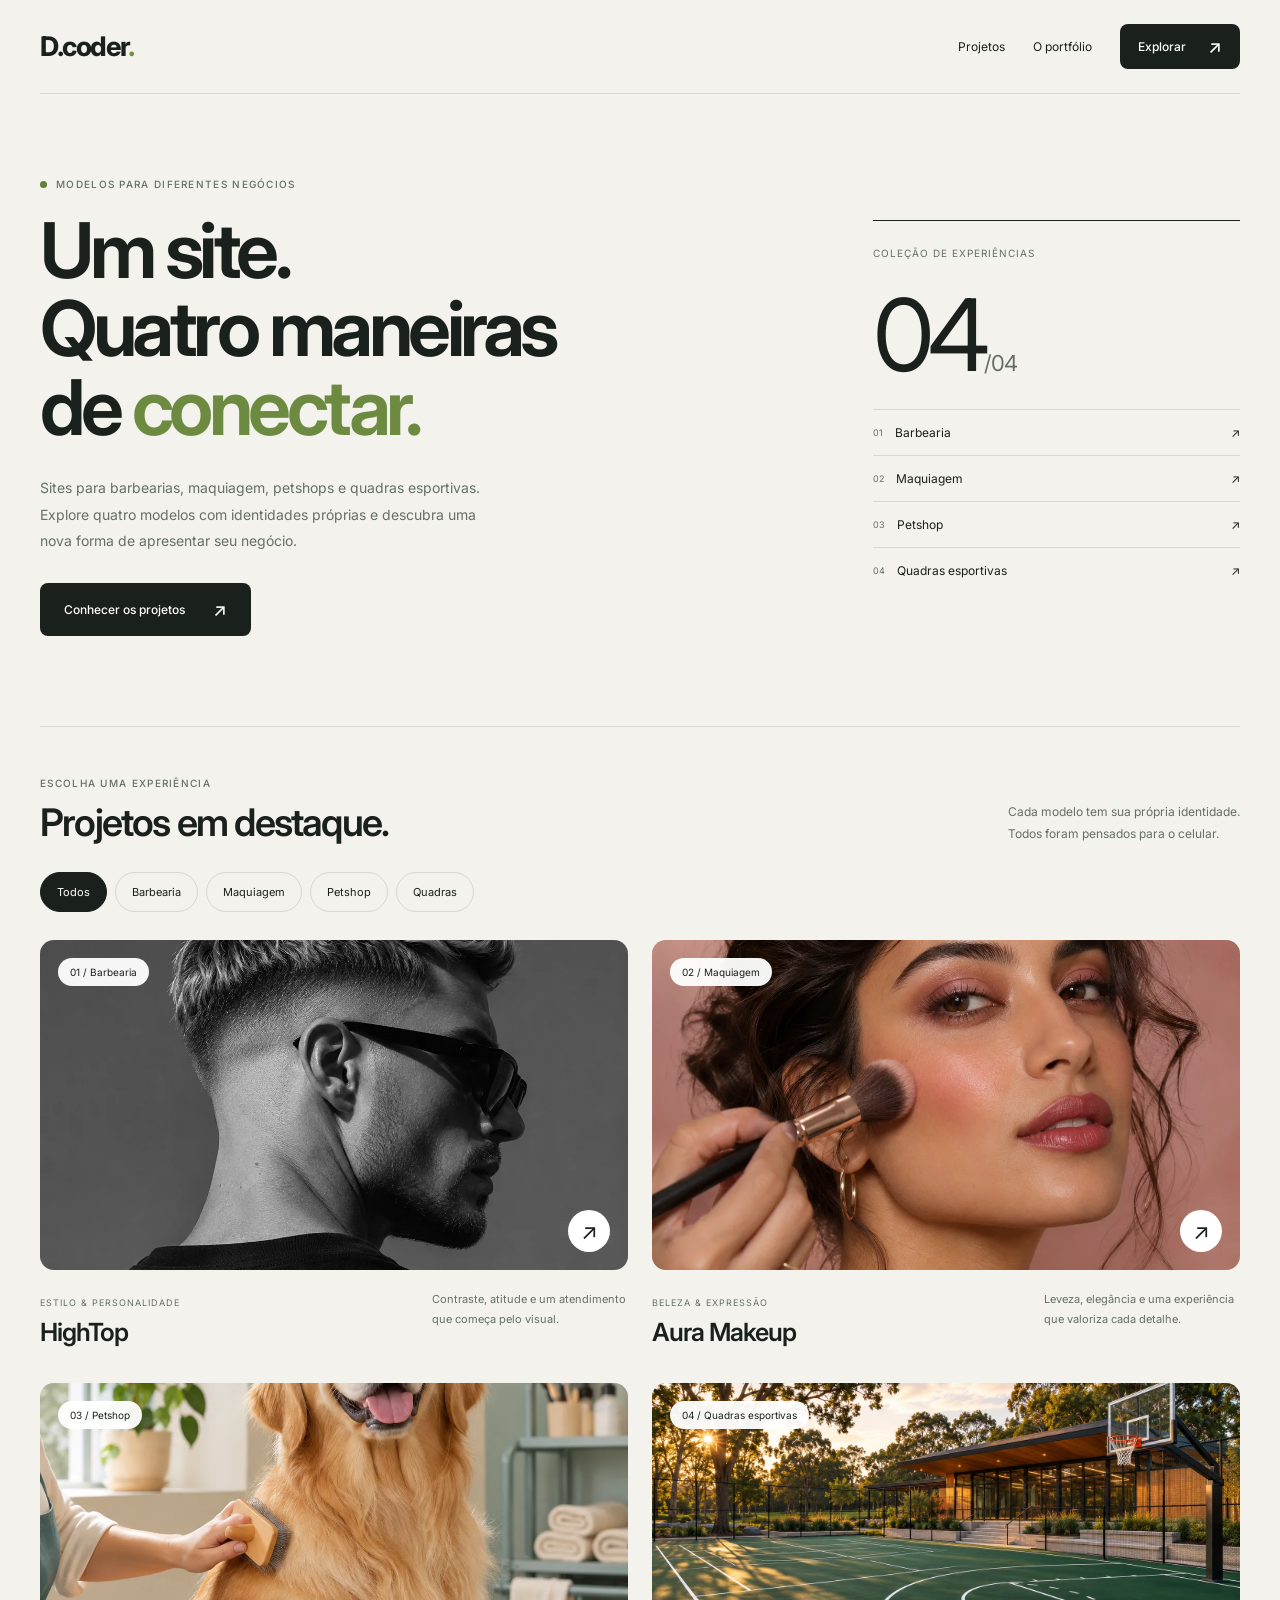
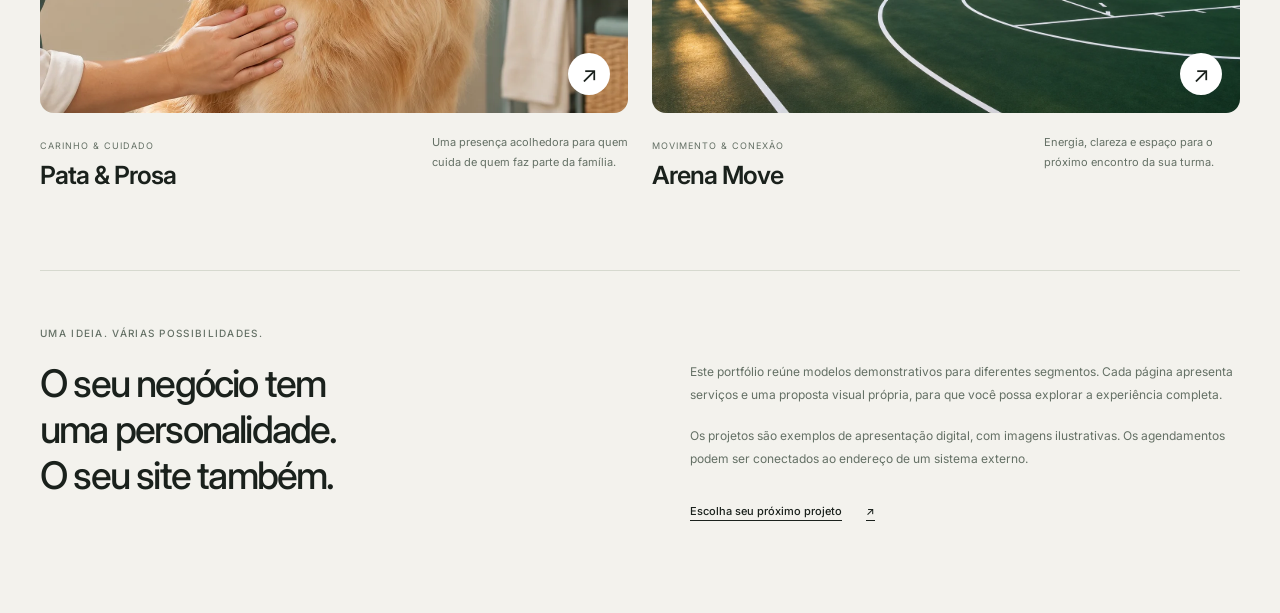
<file: index.html>
<!doctype html>
<html lang="pt-BR">
<head><meta charset="utf-8"><meta name="viewport" content="width=device-width, initial-scale=1"><meta name="theme-color" content="#f3f2ed"><title>D.coder | Portfólio de sites para negócios</title><link rel="preload" href="assets/fonts/inter.ttf" as="font" type="font/ttf" crossorigin><link rel="stylesheet" href="assets/css/portfolio.css"><script src="assets/js/portfolio.js" defer></script><meta name="description" content="Explore modelos de sites para barbearia, maquiagem, petshop e quadras esportivas. Design responsivo e experiências de agendamento por D.coder.">
<meta name="robots" content="index,follow,max-image-preview:large">
<meta name="author" content="D.coder">
<link rel="canonical" href="https://dioceliojunior.github.io/Pages/">
<meta property="og:type" content="website">
<meta property="og:locale" content="pt_BR">
<meta property="og:site_name" content="D.coder — Portfólio">
<meta property="og:title" content="D.coder | Portfólio de sites para negócios">
<meta property="og:description" content="Explore modelos de sites para barbearia, maquiagem, petshop e quadras esportivas. Design responsivo e experiências de agendamento por D.coder.">
<meta property="og:url" content="https://dioceliojunior.github.io/Pages/">
<meta property="og:image" content="https://dioceliojunior.github.io/Pages/assets/images/social/portfolio-share.jpg">
<meta property="og:image:type" content="image/jpeg">
<meta property="og:image:width" content="1733">
<meta property="og:image:height" content="908">
<meta property="og:image:alt" content="Portfólio D.coder com modelos para barbearia, maquiagem, petshop e quadras">
<meta name="twitter:card" content="summary_large_image">
<meta name="twitter:title" content="D.coder | Portfólio de sites para negócios">
<meta name="twitter:description" content="Explore modelos de sites para barbearia, maquiagem, petshop e quadras esportivas. Design responsivo e experiências de agendamento por D.coder.">
<meta name="twitter:image" content="https://dioceliojunior.github.io/Pages/assets/images/social/portfolio-share.jpg">
<meta name="twitter:image:alt" content="Portfólio D.coder com modelos para barbearia, maquiagem, petshop e quadras">
<script type="application/ld+json">{"@context":"https://schema.org","@graph":[{"@type":"CollectionPage","@id":"https://dioceliojunior.github.io/Pages/#page","url":"https://dioceliojunior.github.io/Pages/","name":"Portfólio D.coder","description":"Explore modelos de sites para barbearia, maquiagem, petshop e quadras esportivas. Design responsivo e experiências de agendamento por D.coder.","inLanguage":"pt-BR","isPartOf":{"@id":"https://dioceliojunior.github.io/Pages/#website"},"primaryImageOfPage":{"@type":"ImageObject","url":"https://dioceliojunior.github.io/Pages/assets/images/social/portfolio-share.jpg"}},{"@type":"WebSite","@id":"https://dioceliojunior.github.io/Pages/#website","url":"https://dioceliojunior.github.io/Pages/","name":"D.coder — Portfólio","inLanguage":"pt-BR"},{"@type":"ItemList","name":"Modelos de sites D.coder","itemListElement":[{"@type":"ListItem","position":1,"url":"https://dioceliojunior.github.io/Pages/barbearia.html","name":"Modelo de site para barbearia — HighTop"},{"@type":"ListItem","position":2,"url":"https://dioceliojunior.github.io/Pages/maquiagem.html","name":"Modelo de site para maquiagem — Aura Makeup"},{"@type":"ListItem","position":3,"url":"https://dioceliojunior.github.io/Pages/petshop.html","name":"Modelo de site para petshop — Pata & Prosa"},{"@type":"ListItem","position":4,"url":"https://dioceliojunior.github.io/Pages/quadras.html","name":"Modelo de site para quadras esportivas — Arena Move"}]}]}</script>
<link rel="icon" type="image/svg+xml" href="assets/images/favicon.svg">
</head>
<body class="portfolio-page">
<a class="portfolio-skip" href="#conteudo">Pular para o conteúdo</a>
<header class="portfolio-header portfolio-container"><a class="portfolio-brand" href="index.html">D.coder<span aria-hidden="true">.</span></a><nav aria-label="Menu principal"><a href="#projetos">Projetos</a><a href="#sobre">O portfólio</a><a class="portfolio-button portfolio-button-small" href="#projetos">Explorar <span aria-hidden="true">&#8599;</span></a></nav></header>
<main id="conteudo"><section class="portfolio-hero portfolio-container"><div class="portfolio-hero-copy"><span class="portfolio-eyebrow"><span aria-hidden="true"></span>Modelos para diferentes negócios</span><h1>Um site.<br>Quatro maneiras<br>de <em>conectar.</em></h1><p>Sites para barbearias, maquiagem, petshops e quadras esportivas. Explore quatro modelos com identidades próprias e descubra uma nova forma de apresentar seu negócio.</p><a class="portfolio-button" href="#projetos">Conhecer os projetos <span aria-hidden="true">&#8599;</span></a></div><div class="portfolio-hero-index"><span class="portfolio-index-label">Coleção de experiências</span><strong>04<span>/04</span></strong><div class="portfolio-index-links"><a href="barbearia.html"><span>01</span> Barbearia <span aria-hidden="true">&#8599;</span></a><a href="maquiagem.html"><span>02</span> Maquiagem <span aria-hidden="true">&#8599;</span></a><a href="petshop.html"><span>03</span> Petshop <span aria-hidden="true">&#8599;</span></a><a href="quadras.html"><span>04</span> Quadras esportivas <span aria-hidden="true">&#8599;</span></a></div></div></section>
<section id="projetos" class="portfolio-projects portfolio-container"><div class="portfolio-section-heading"><div><span class="portfolio-eyebrow">Escolha uma experiência</span><h2>Projetos em destaque.</h2></div><p>Cada modelo tem sua própria identidade.<br>Todos foram pensados para o celular.</p></div>
<div class="portfolio-filters" role="group" aria-label="Filtrar projetos"><button type="button" data-filter="all" class="is-active" aria-pressed="true">Todos</button><button type="button" data-filter="barbearia" aria-pressed="false">Barbearia</button><button type="button" data-filter="maquiagem" aria-pressed="false">Maquiagem</button><button type="button" data-filter="petshop" aria-pressed="false">Petshop</button><button type="button" data-filter="quadras" aria-pressed="false">Quadras</button></div><p class="portfolio-sr-only" id="portfolio-filter-status" role="status" aria-live="polite">4 projetos disponíveis.</p>
<div class="portfolio-project-grid">
<a class="portfolio-project portfolio-project-barber" data-category="barbearia" href="barbearia.html"><div class="portfolio-project-image"><img src="assets/images/editorial-portrait.webp" alt="Retrato ilustrativo em preto e branco para o projeto de barbearia" width="1122" height="1402" loading="lazy"><span class="portfolio-project-tag">01 / Barbearia</span><span class="portfolio-project-arrow" aria-hidden="true">&#8599;</span></div><div class="portfolio-project-details"><div><span class="portfolio-project-category">Estilo &amp; personalidade</span><h3>HighTop</h3></div><p>Contraste, atitude e um atendimento que começa pelo visual.</p></div></a>
<a class="portfolio-project portfolio-project-beauty" data-category="maquiagem" href="maquiagem.html"><div class="portfolio-project-image"><img src="assets/images/makeup-editorial.webp" alt="Imagem ilustrativa de maquiagem para o projeto de beleza" width="1122" height="1402" loading="lazy"><span class="portfolio-project-tag">02 / Maquiagem</span><span class="portfolio-project-arrow" aria-hidden="true">&#8599;</span></div><div class="portfolio-project-details"><div><span class="portfolio-project-category">Beleza &amp; expressão</span><h3>Aura Makeup</h3></div><p>Leveza, elegância e uma experiência que valoriza cada detalhe.</p></div></a>
<a class="portfolio-project portfolio-project-pets" data-category="petshop" href="petshop.html"><div class="portfolio-project-image"><img src="assets/images/pet-grooming.webp" alt="Cachorro em cena ilustrativa de cuidado para o projeto de petshop" width="1122" height="1402" loading="lazy"><span class="portfolio-project-tag">03 / Petshop</span><span class="portfolio-project-arrow" aria-hidden="true">&#8599;</span></div><div class="portfolio-project-details"><div><span class="portfolio-project-category">Carinho &amp; cuidado</span><h3>Pata &amp; Prosa</h3></div><p>Uma presença acolhedora para quem cuida de quem faz parte da família.</p></div></a>
<a class="portfolio-project portfolio-project-sports" data-category="quadras" href="quadras.html"><div class="portfolio-project-image"><img src="assets/images/sports-court.webp" alt="Quadra ilustrativa para o projeto de espaço esportivo" width="1536" height="1024" loading="lazy"><span class="portfolio-project-tag">04 / Quadras esportivas</span><span class="portfolio-project-arrow" aria-hidden="true">&#8599;</span></div><div class="portfolio-project-details"><div><span class="portfolio-project-category">Movimento &amp; conexão</span><h3>Arena Move</h3></div><p>Energia, clareza e espaço para o próximo encontro da sua turma.</p></div></a>
</div></section>
<section id="sobre" class="portfolio-about portfolio-container"><span class="portfolio-eyebrow">Uma ideia. Várias possibilidades.</span><div><h2>O seu negócio tem<br>uma personalidade.<br>O seu site também.</h2><div><p>Este portfólio reúne modelos demonstrativos para diferentes segmentos. Cada página apresenta serviços e uma proposta visual própria, para que você possa explorar a experiência completa.</p><p>Os projetos são exemplos de apresentação digital, com imagens ilustrativas. Os agendamentos podem ser conectados ao endereço de um sistema externo.</p><a class="portfolio-text-link" href="#projetos">Escolha seu próximo projeto <span aria-hidden="true">&#8599;</span></a></div></div></section>
</main></body></html>
</file>
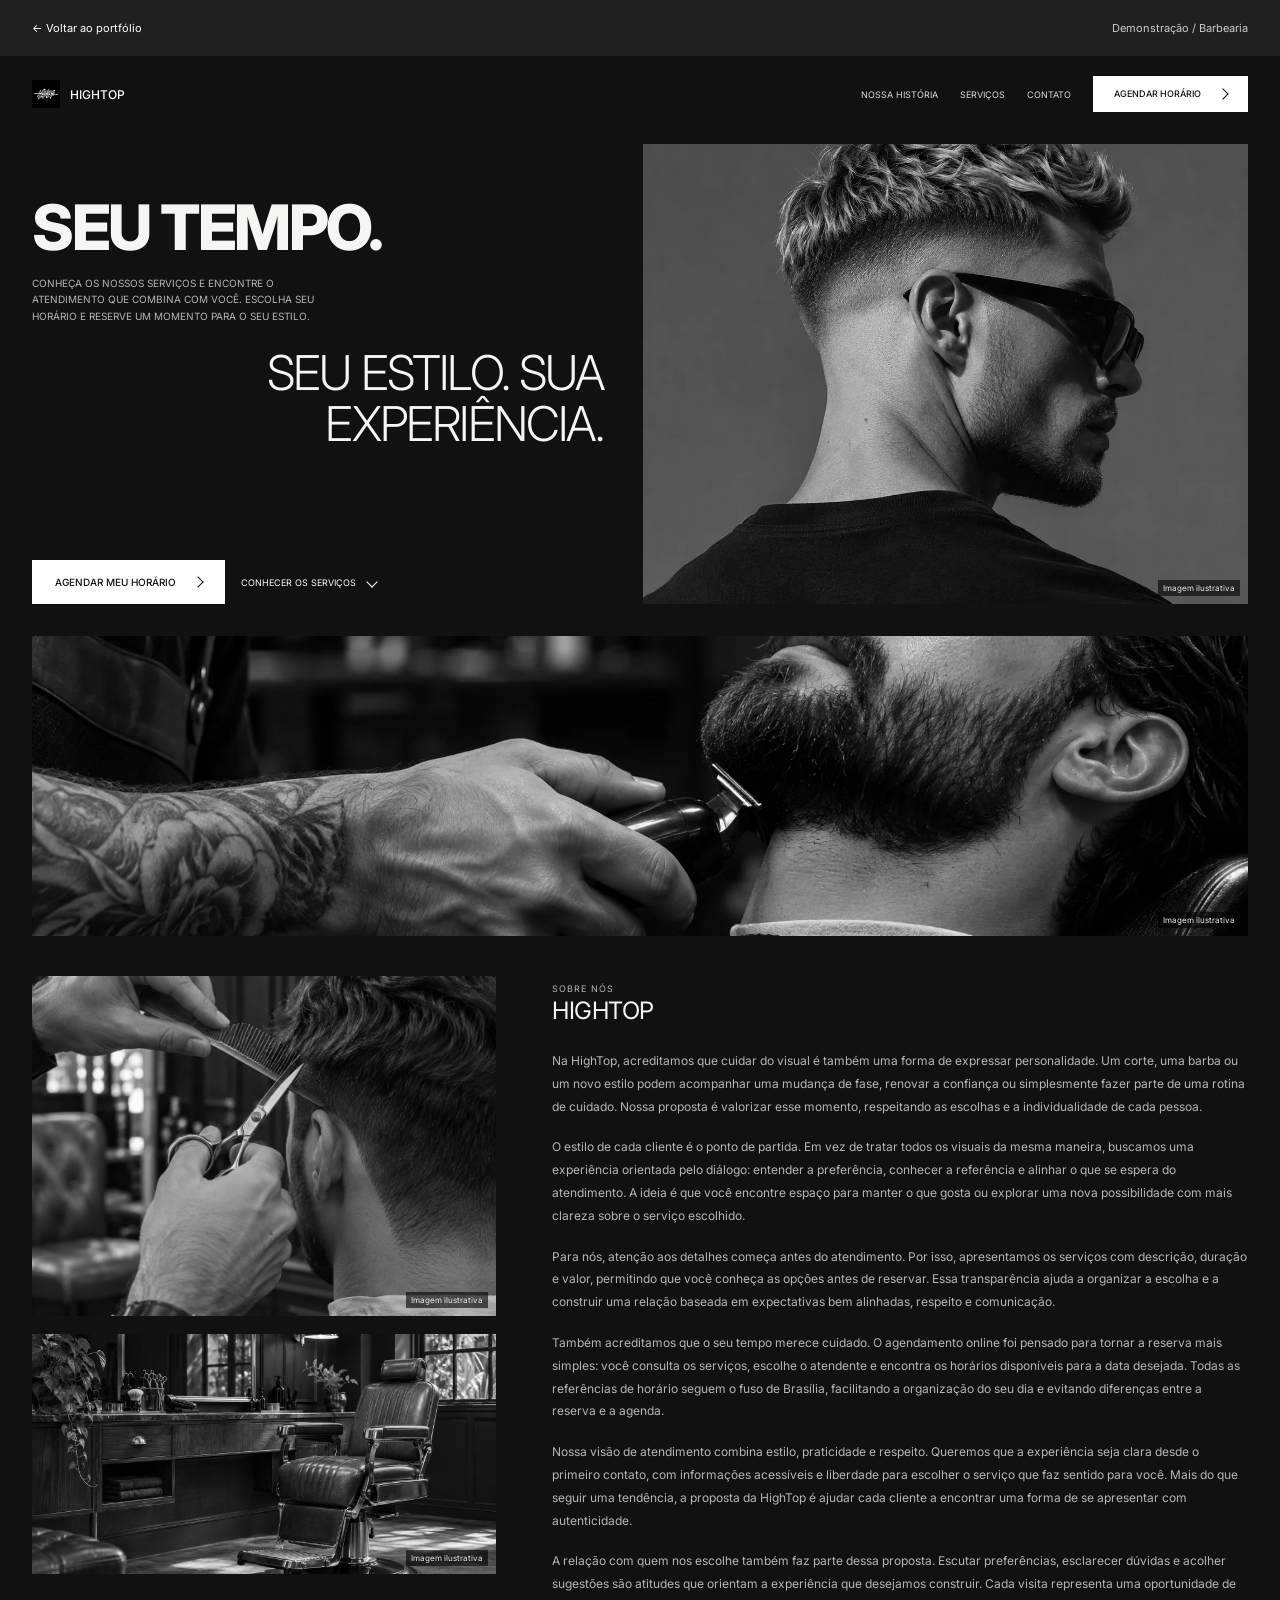
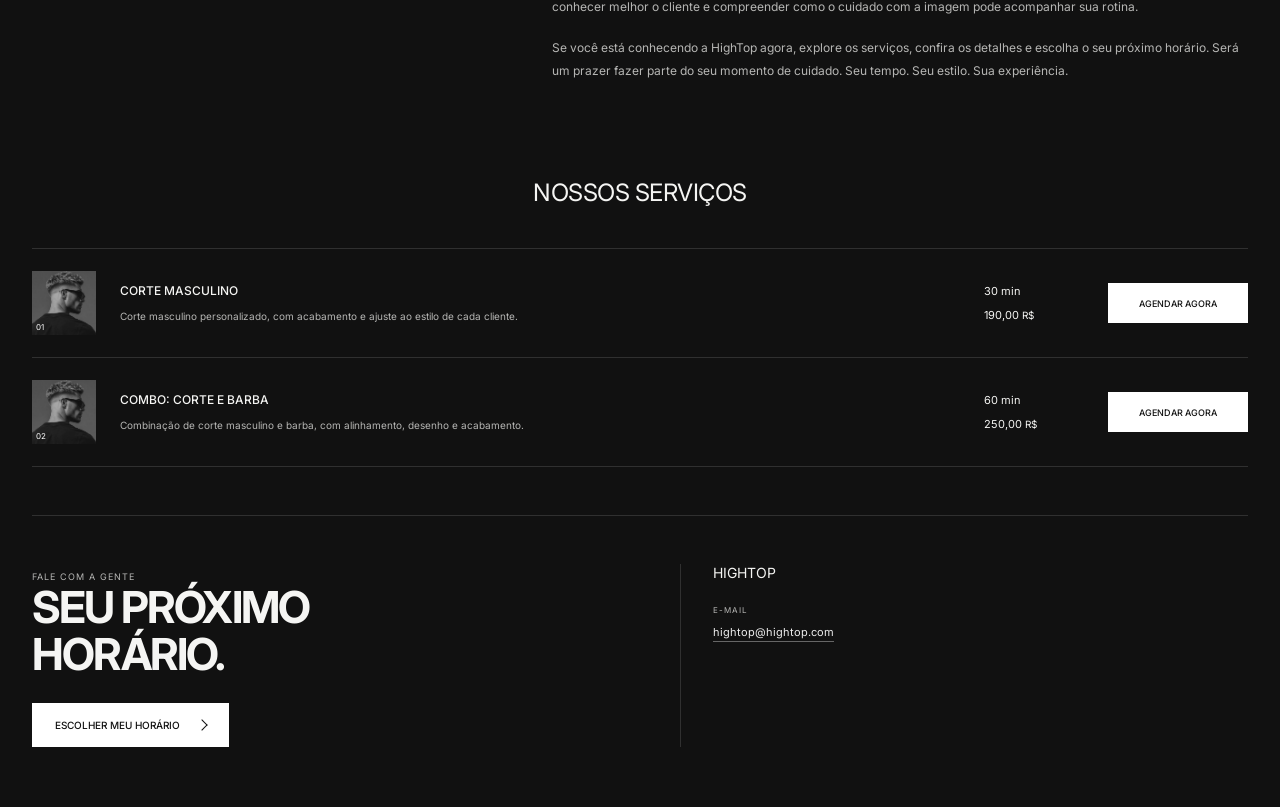
<file: barbearia.html>
<!doctype html>
<html lang="pt-BR">
<head>
  <meta charset="utf-8">
  <meta name="viewport" content="width=device-width, initial-scale=1">
  <meta name="theme-color" content="#111111">
  
  <title>Site para barbearia HighTop | Portfólio D.coder</title>
  <link rel="icon" href="assets/images/logo.png">
  <link rel="preload" href="assets/fonts/inter.ttf" as="font" type="font/ttf" crossorigin>
  <link rel="stylesheet" href="assets/css/style.css">
  <link rel="stylesheet" href="assets/css/demo-bar.css">
  <script src="assets/js/config.js" defer></script>
  <script src="assets/js/main.js" defer></script>
<meta name="description" content="Conheça a demonstração HighTop: site para barbearia com serviços, preços, apresentação e links de agendamento. Um projeto do portfólio D.coder.">
<meta name="robots" content="index,follow,max-image-preview:large">
<meta name="author" content="D.coder">
<link rel="canonical" href="https://dioceliojunior.github.io/Pages/barbearia.html">
<meta property="og:type" content="website">
<meta property="og:locale" content="pt_BR">
<meta property="og:site_name" content="D.coder — Portfólio">
<meta property="og:title" content="Site para barbearia HighTop | Portfólio D.coder">
<meta property="og:description" content="Conheça a demonstração HighTop: site para barbearia com serviços, preços, apresentação e links de agendamento. Um projeto do portfólio D.coder.">
<meta property="og:url" content="https://dioceliojunior.github.io/Pages/barbearia.html">
<meta property="og:image" content="https://dioceliojunior.github.io/Pages/assets/images/social/barbearia.jpg">
<meta property="og:image:type" content="image/jpeg">
<meta property="og:image:width" content="1122">
<meta property="og:image:height" content="1402">
<meta property="og:image:alt" content="Retrato ilustrativo em preto e branco do modelo de site para barbearia">
<meta name="twitter:card" content="summary_large_image">
<meta name="twitter:title" content="Site para barbearia HighTop | Portfólio D.coder">
<meta name="twitter:description" content="Conheça a demonstração HighTop: site para barbearia com serviços, preços, apresentação e links de agendamento. Um projeto do portfólio D.coder.">
<meta name="twitter:image" content="https://dioceliojunior.github.io/Pages/assets/images/social/barbearia.jpg">
<meta name="twitter:image:alt" content="Retrato ilustrativo em preto e branco do modelo de site para barbearia">
<script type="application/ld+json">{"@context":"https://schema.org","@graph":[{"@type":"WebPage","@id":"https://dioceliojunior.github.io/Pages/barbearia.html#page","url":"https://dioceliojunior.github.io/Pages/barbearia.html","name":"Modelo de site para barbearia — HighTop","description":"Conheça a demonstração HighTop: site para barbearia com serviços, preços, apresentação e links de agendamento. Um projeto do portfólio D.coder.","inLanguage":"pt-BR","isPartOf":{"@id":"https://dioceliojunior.github.io/Pages/#website"},"primaryImageOfPage":{"@type":"ImageObject","url":"https://dioceliojunior.github.io/Pages/assets/images/social/barbearia.jpg"}},{"@type":"BreadcrumbList","itemListElement":[{"@type":"ListItem","position":1,"name":"Portfólio D.coder","item":"https://dioceliojunior.github.io/Pages/"},{"@type":"ListItem","position":2,"name":"Modelo de site para barbearia — HighTop","item":"https://dioceliojunior.github.io/Pages/barbearia.html"}]}]}</script>
</head>
<body class="institution-layout">
<a class="institution-skip-link" href="#institution-content">Pular para o conteúdo</a>
<div class="portfolio-demo-bar"><a href="index.html">&#8592; Voltar ao portfólio</a><span>Demonstração / Barbearia</span></div>
<div class="institution-shell">
<header class="institution-header institution-container">

    <a class="institution-brand" href="./"><img src="assets/images/logo.png" alt=""><span>HighTop</span></a>

    <nav aria-label="Menu principal"><a href="#sobre">Nossa história</a><a href="#servicos">Serviços</a><a href="#contato">Contato</a><a class="btn btn-primary" href="#contato" data-booking-link="">Agendar horário <span class="icon icon-arrow" aria-hidden="true"></span></a></nav>

</header><main id="institution-content" tabindex="-1">

<section class="institution-hero institution-container" aria-labelledby="institution-title">

    <div class="institution-hero-copy">

        <span class="institution-eyebrow"><span aria-hidden="true"></span>HighTop</span>

                <h1 id="institution-title">Seu tempo.</h1>

        <p class="institution-intro">Conheça os nossos serviços e encontre o atendimento que combina com você. Escolha seu horário e reserve um momento para o seu estilo.</p>

        <p class="institution-title-secondary">Seu estilo. Sua experiência.</p>        <div class="institution-actions">

            <a class="btn btn-primary" href="#contato" data-booking-link="">Agendar meu horário <span class="icon icon-arrow" aria-hidden="true"></span></a>

            <a class="institution-text-link" href="#servicos">Conhecer os serviços <span class="icon icon-arrow icon-arrow-down" aria-hidden="true"></span></a>

        </div>

            </div>

    <figure class="institution-hero-visual">

        <img class="institution-hero-photo" src="assets/images/editorial-portrait.webp" alt="Retrato ilustrativo em preto e branco de um homem com corte de cabelo e óculos escuros" width="1122" height="1402" fetchpriority="high">

        <figcaption>Imagem ilustrativa</figcaption>

    </figure>

</section>



<section id="sobre" class="institution-section institution-container" aria-labelledby="institution-about-title">

    <figure class="institution-about-visual"><img src="assets/images/editorial-beard.webp" alt="Cena ilustrativa em preto e branco de um barbeiro aparando a barba de um cliente" width="1774" height="887" loading="lazy" decoding="async"><figcaption>Imagem ilustrativa</figcaption></figure>

    <div class="institution-about-grid">

        <div class="institution-about-gallery" aria-label="Imagens ilustrativas da barbearia">

            <figure><img src="assets/images/barber-craft.webp" alt="Detalhe ilustrativo de um corte de cabelo com pente e tesoura" width="1122" height="1402" loading="lazy" decoding="async"><figcaption>Imagem ilustrativa</figcaption></figure>

            <figure><img src="assets/images/barbershop-hero.webp" alt="Ambiente ilustrativo de uma barbearia com cadeira de couro e espelhos" width="1536" height="1024" loading="lazy" decoding="async"><figcaption>Imagem ilustrativa</figcaption></figure>

        </div>

        <div class="institution-about-copy"><span class="institution-eyebrow">Sobre nós</span><h2 id="institution-about-title">HighTop</h2><div class="institution-about-text">

                            <p>Na HighTop, acreditamos que cuidar do visual é também uma forma de expressar personalidade. Um corte, uma barba ou um novo estilo podem acompanhar uma mudança de fase, renovar a confiança ou simplesmente fazer parte de uma rotina de cuidado. Nossa proposta é valorizar esse momento, respeitando as escolhas e a individualidade de cada pessoa.</p>

                            <p>O estilo de cada cliente é o ponto de partida. Em vez de tratar todos os visuais da mesma maneira, buscamos uma experiência orientada pelo diálogo: entender a preferência, conhecer a referência e alinhar o que se espera do atendimento. A ideia é que você encontre espaço para manter o que gosta ou explorar uma nova possibilidade com mais clareza sobre o serviço escolhido.</p>

                            <p>Para nós, atenção aos detalhes começa antes do atendimento. Por isso, apresentamos os serviços com descrição, duração e valor, permitindo que você conheça as opções antes de reservar. Essa transparência ajuda a organizar a escolha e a construir uma relação baseada em expectativas bem alinhadas, respeito e comunicação.</p>

                            <p>Também acreditamos que o seu tempo merece cuidado. O agendamento online foi pensado para tornar a reserva mais simples: você consulta os serviços, escolhe o atendente e encontra os horários disponíveis para a data desejada. Todas as referências de horário seguem o fuso de Brasília, facilitando a organização do seu dia e evitando diferenças entre a reserva e a agenda.</p>

                            <p>Nossa visão de atendimento combina estilo, praticidade e respeito. Queremos que a experiência seja clara desde o primeiro contato, com informações acessíveis e liberdade para escolher o serviço que faz sentido para você. Mais do que seguir uma tendência, a proposta da HighTop é ajudar cada cliente a encontrar uma forma de se apresentar com autenticidade.</p>

                            <p>A relação com quem nos escolhe também faz parte dessa proposta. Escutar preferências, esclarecer dúvidas e acolher sugestões são atitudes que orientam a experiência que desejamos construir. Cada visita representa uma oportunidade de conhecer melhor o cliente e compreender como o cuidado com a imagem pode acompanhar sua rotina.</p>

                            <p>Se você está conhecendo a HighTop agora, explore os serviços, confira os detalhes e escolha o seu próximo horário. Será um prazer fazer parte do seu momento de cuidado. Seu tempo. Seu estilo. Sua experiência.</p>

                        </div></div>

    </div>

</section>



<section id="servicos" class="institution-section institution-container" aria-labelledby="institution-services-title">

    <div class="institution-section-heading"><h2 id="institution-services-title">Nossos serviços</h2></div>

    <div class="institution-service-grid">

                <article class="institution-service">

            <div class="institution-service-thumbnail" aria-hidden="true"><img src="assets/images/editorial-portrait.webp" alt="" width="64" height="64" loading="lazy" decoding="async"><span>01</span></div>

            <div class="institution-service-body"><h3>Corte masculino</h3><p>Corte masculino personalizado, com acabamento e ajuste ao estilo de cada cliente.</p></div>

            <dl class="institution-service-facts"><div><dt>Duração</dt><dd><span class="icon icon-clock" aria-hidden="true"></span> 30 min</dd></div><div><dt>Valor</dt><dd>190,00 <span>R$</span></dd></div></dl>

            <a class="institution-service-link" href="#contato" data-booking-link="" data-service-id="1">Agendar agora</a>

        </article>

            <article class="institution-service">

            <div class="institution-service-thumbnail" aria-hidden="true"><img src="assets/images/editorial-portrait.webp" alt="" width="64" height="64" loading="lazy" decoding="async"><span>02</span></div>

            <div class="institution-service-body"><h3>Combo: corte e barba</h3><p>Combinação de corte masculino e barba, com alinhamento, desenho e acabamento.</p></div>

            <dl class="institution-service-facts"><div><dt>Duração</dt><dd><span class="icon icon-clock" aria-hidden="true"></span> 60 min</dd></div><div><dt>Valor</dt><dd>250,00 <span>R$</span></dd></div></dl>

            <a class="institution-service-link" href="#contato" data-booking-link="" data-service-id="2">Agendar agora</a>

        </article>

            </div>

</section>



<section id="contato" class="institution-section institution-container" aria-labelledby="institution-contact-title">

    <div class="institution-contact">

        <div class="institution-contact-copy"><span class="institution-eyebrow">Fale com a gente</span><h2 id="institution-contact-title">Seu próximo<br>horário.</h2><a class="btn btn-primary" href="#contato" data-booking-link="">Escolher meu horário <span class="icon icon-arrow" aria-hidden="true"></span></a></div>

        <div class="institution-contact-details">

            <span class="institution-contact-company">HighTop</span>

                        <div class="institution-contact-detail"><span>E-mail</span><a href="mailto:hightop@hightop.com">hightop@hightop.com</a></div>                                            </div>

    </div>

</section>



</main>
</div>
</body>
</html>
</file>
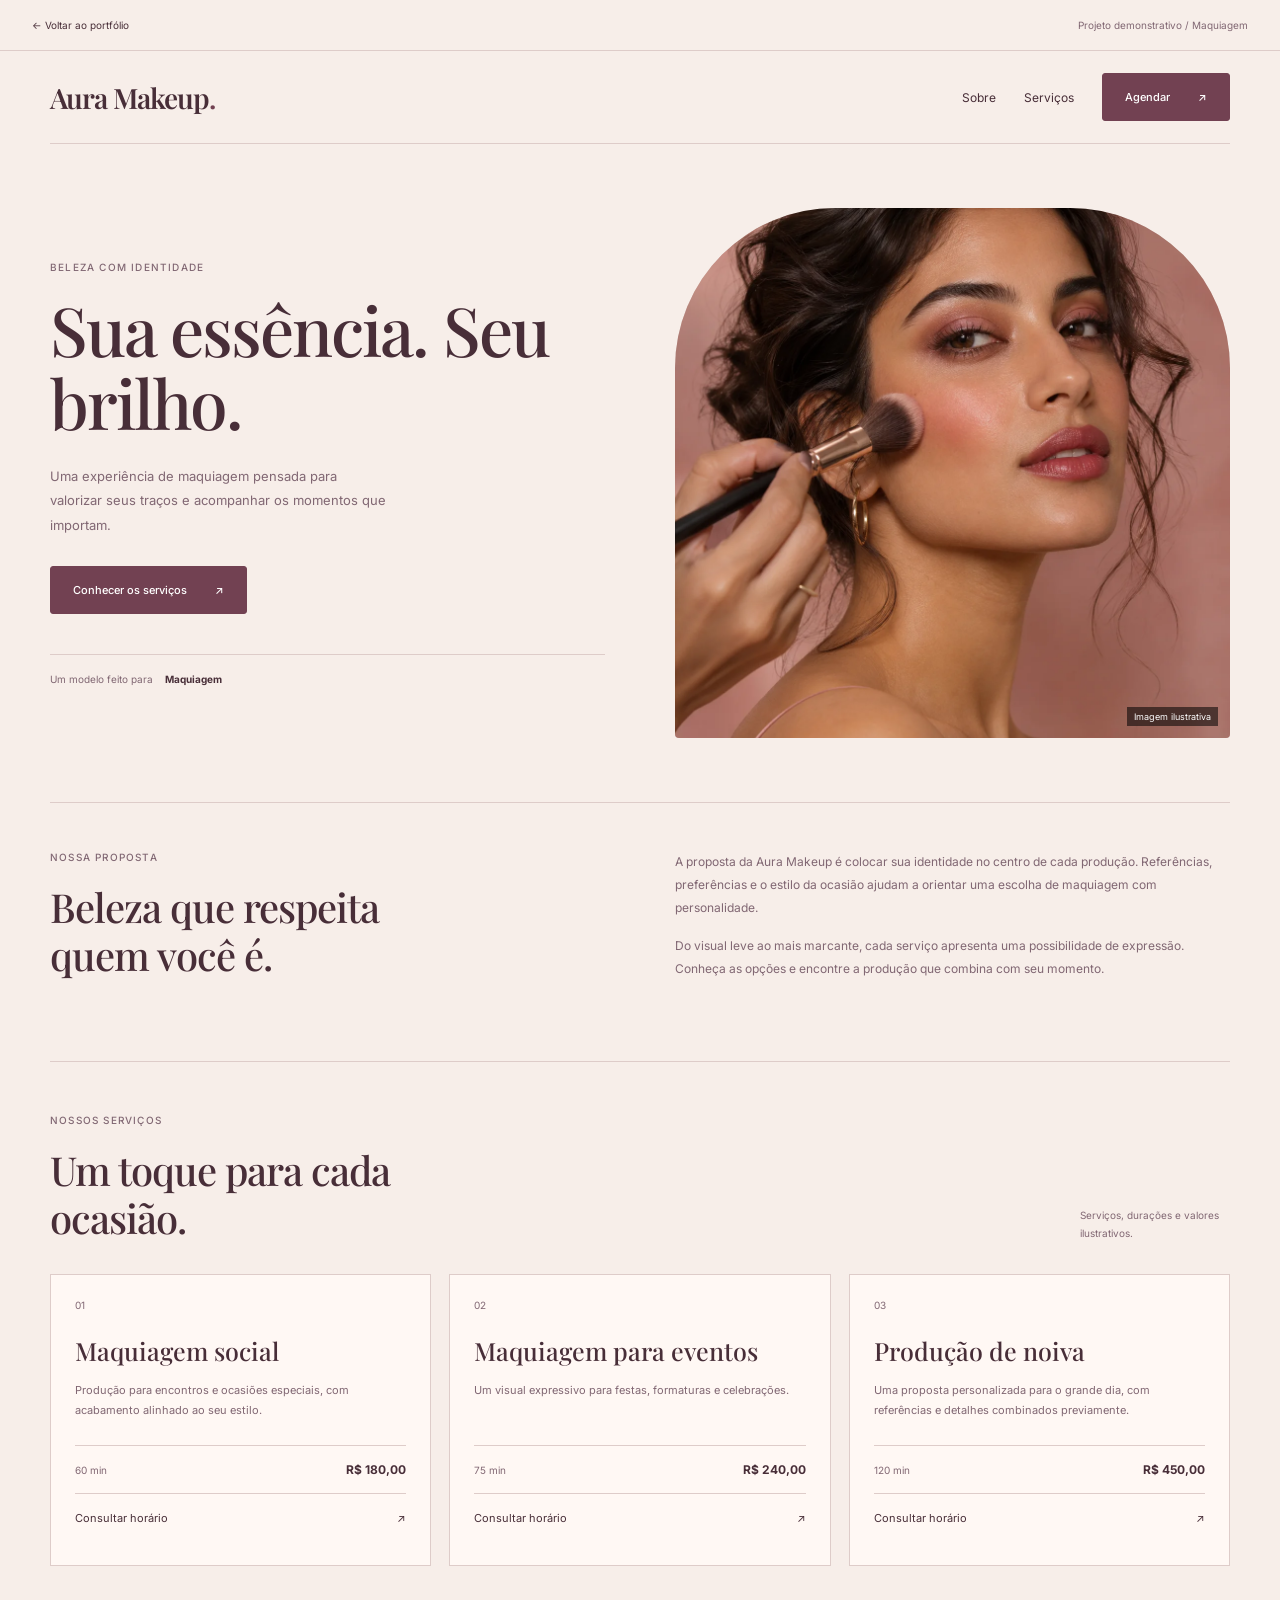
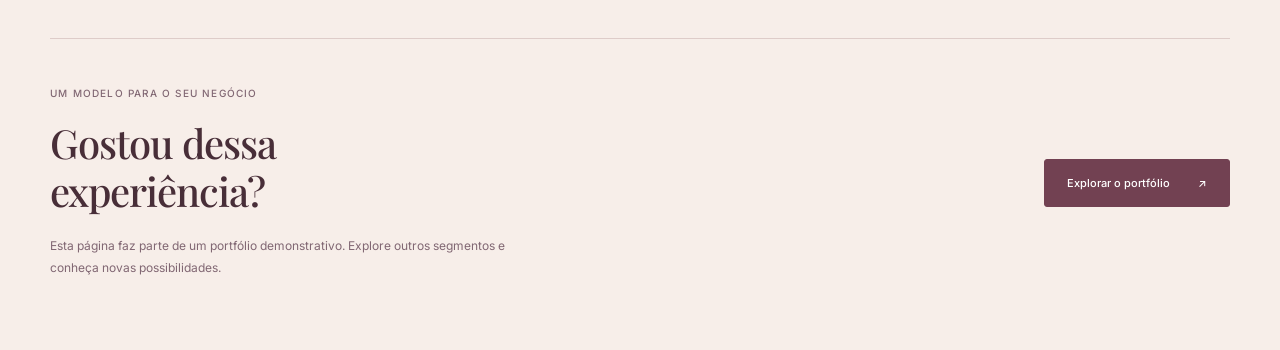
<file: maquiagem.html>
<!doctype html>
<html lang="pt-BR"><head><meta charset="utf-8"><meta name="viewport" content="width=device-width, initial-scale=1"><title>Site para maquiagem Aura Makeup | Portfólio D.coder</title><meta name="theme-color" content="#101820"><link rel="stylesheet" href="assets/css/demos.css"><script src="assets/js/demos-config.js" defer></script><script src="assets/js/demos.js" defer></script><meta name="description" content="Explore o modelo Aura Makeup: site para maquiadoras com apresentação, serviços e valores ilustrativos. Design responsivo do portfólio D.coder.">
<meta name="robots" content="index,follow,max-image-preview:large">
<meta name="author" content="D.coder">
<link rel="canonical" href="https://dioceliojunior.github.io/Pages/maquiagem.html">
<meta property="og:type" content="website">
<meta property="og:locale" content="pt_BR">
<meta property="og:site_name" content="D.coder — Portfólio">
<meta property="og:title" content="Site para maquiagem Aura Makeup | Portfólio D.coder">
<meta property="og:description" content="Explore o modelo Aura Makeup: site para maquiadoras com apresentação, serviços e valores ilustrativos. Design responsivo do portfólio D.coder.">
<meta property="og:url" content="https://dioceliojunior.github.io/Pages/maquiagem.html">
<meta property="og:image" content="https://dioceliojunior.github.io/Pages/assets/images/social/maquiagem.jpg">
<meta property="og:image:type" content="image/jpeg">
<meta property="og:image:width" content="1122">
<meta property="og:image:height" content="1402">
<meta property="og:image:alt" content="Maquiagem ilustrativa do projeto Aura Makeup no portfólio D.coder">
<meta name="twitter:card" content="summary_large_image">
<meta name="twitter:title" content="Site para maquiagem Aura Makeup | Portfólio D.coder">
<meta name="twitter:description" content="Explore o modelo Aura Makeup: site para maquiadoras com apresentação, serviços e valores ilustrativos. Design responsivo do portfólio D.coder.">
<meta name="twitter:image" content="https://dioceliojunior.github.io/Pages/assets/images/social/maquiagem.jpg">
<meta name="twitter:image:alt" content="Maquiagem ilustrativa do projeto Aura Makeup no portfólio D.coder">
<script type="application/ld+json">{"@context":"https://schema.org","@graph":[{"@type":"WebPage","@id":"https://dioceliojunior.github.io/Pages/maquiagem.html#page","url":"https://dioceliojunior.github.io/Pages/maquiagem.html","name":"Modelo de site para maquiagem — Aura Makeup","description":"Explore o modelo Aura Makeup: site para maquiadoras com apresentação, serviços e valores ilustrativos. Design responsivo do portfólio D.coder.","inLanguage":"pt-BR","isPartOf":{"@id":"https://dioceliojunior.github.io/Pages/#website"},"primaryImageOfPage":{"@type":"ImageObject","url":"https://dioceliojunior.github.io/Pages/assets/images/social/maquiagem.jpg"}},{"@type":"BreadcrumbList","itemListElement":[{"@type":"ListItem","position":1,"name":"Portfólio D.coder","item":"https://dioceliojunior.github.io/Pages/"},{"@type":"ListItem","position":2,"name":"Modelo de site para maquiagem — Aura Makeup","item":"https://dioceliojunior.github.io/Pages/maquiagem.html"}]}]}</script>
<link rel="icon" type="image/svg+xml" href="assets/images/favicon.svg">
</head>
<body class="demo-page demo-beauty" data-demo="maquiagem">
<a class="demo-skip" href="#conteudo">Pular para o conteúdo</a>
<div class="demo-portfolio-bar"><a href="index.html">&#8592; Voltar ao portfólio</a><span>Projeto demonstrativo / Maquiagem</span></div>
<header class="demo-header demo-container"><a class="demo-brand" href="maquiagem.html">Aura Makeup<span class="demo-brand-dot" aria-hidden="true">.</span></a><nav aria-label="Menu da demonstração"><a href="#sobre">Sobre</a><a href="#servicos">Serviços</a><a class="demo-button" href="#contato" data-booking-link>Agendar <span aria-hidden="true">&#8599;</span></a></nav></header>
<main id="conteudo"><section class="demo-hero demo-container"><div class="demo-hero-copy"><span class="demo-eyebrow">Beleza com identidade</span><h1>Sua essência. Seu brilho.</h1><p>Uma experiência de maquiagem pensada para valorizar seus traços e acompanhar os momentos que importam.</p><a class="demo-button" href="#servicos">Conhecer os serviços <span aria-hidden="true">&#8599;</span></a><div class="demo-hero-caption"><span>Um modelo feito para</span><strong>Maquiagem</strong></div></div><figure class="demo-hero-image"><img src="assets/images/makeup-editorial.webp" alt="Cena ilustrativa de uma produção de maquiagem em estúdio" width="1122" height="1402" fetchpriority="high"><figcaption>Imagem ilustrativa</figcaption></figure></section>
<section id="sobre" class="demo-about demo-container"><div><span class="demo-eyebrow">Nossa proposta</span><h2>Beleza que respeita quem você é.</h2></div><div class="demo-about-text"><p>A proposta da Aura Makeup é colocar sua identidade no centro de cada produção. Referências, preferências e o estilo da ocasião ajudam a orientar uma escolha de maquiagem com personalidade.</p><p>Do visual leve ao mais marcante, cada serviço apresenta uma possibilidade de expressão. Conheça as opções e encontre a produção que combina com seu momento.</p></div></section>
<section id="servicos" class="demo-services demo-container"><div class="demo-section-heading"><div><span class="demo-eyebrow">Nossos serviços</span><h2>Um toque para cada ocasião.</h2></div><p>Serviços, durações e valores ilustrativos.</p></div><div class="demo-service-grid"><article class="demo-service"><span class="demo-service-number">01</span><h3>Maquiagem social</h3><p>Produção para encontros e ocasiões especiais, com acabamento alinhado ao seu estilo.</p><div class="demo-service-meta"><span>60 min</span><strong>R$ 180,00</strong></div><a href="#contato" data-booking-link data-service-index="0">Consultar horário <span aria-hidden="true">&#8599;</span></a></article><article class="demo-service"><span class="demo-service-number">02</span><h3>Maquiagem para eventos</h3><p>Um visual expressivo para festas, formaturas e celebrações.</p><div class="demo-service-meta"><span>75 min</span><strong>R$ 240,00</strong></div><a href="#contato" data-booking-link data-service-index="1">Consultar horário <span aria-hidden="true">&#8599;</span></a></article><article class="demo-service"><span class="demo-service-number">03</span><h3>Produção de noiva</h3><p>Uma proposta personalizada para o grande dia, com referências e detalhes combinados previamente.</p><div class="demo-service-meta"><span>120 min</span><strong>R$ 450,00</strong></div><a href="#contato" data-booking-link data-service-index="2">Consultar horário <span aria-hidden="true">&#8599;</span></a></article></div></section>
<section id="contato" class="demo-contact demo-container"><div><span class="demo-eyebrow">Um modelo para o seu negócio</span><h2>Gostou dessa experiência?</h2><p>Esta página faz parte de um portfólio demonstrativo. Explore outros segmentos e conheça novas possibilidades.</p></div><a class="demo-button demo-contact-action" href="index.html#projetos">Explorar o portfólio <span aria-hidden="true">&#8599;</span></a></section></main>
</body></html>
</file>
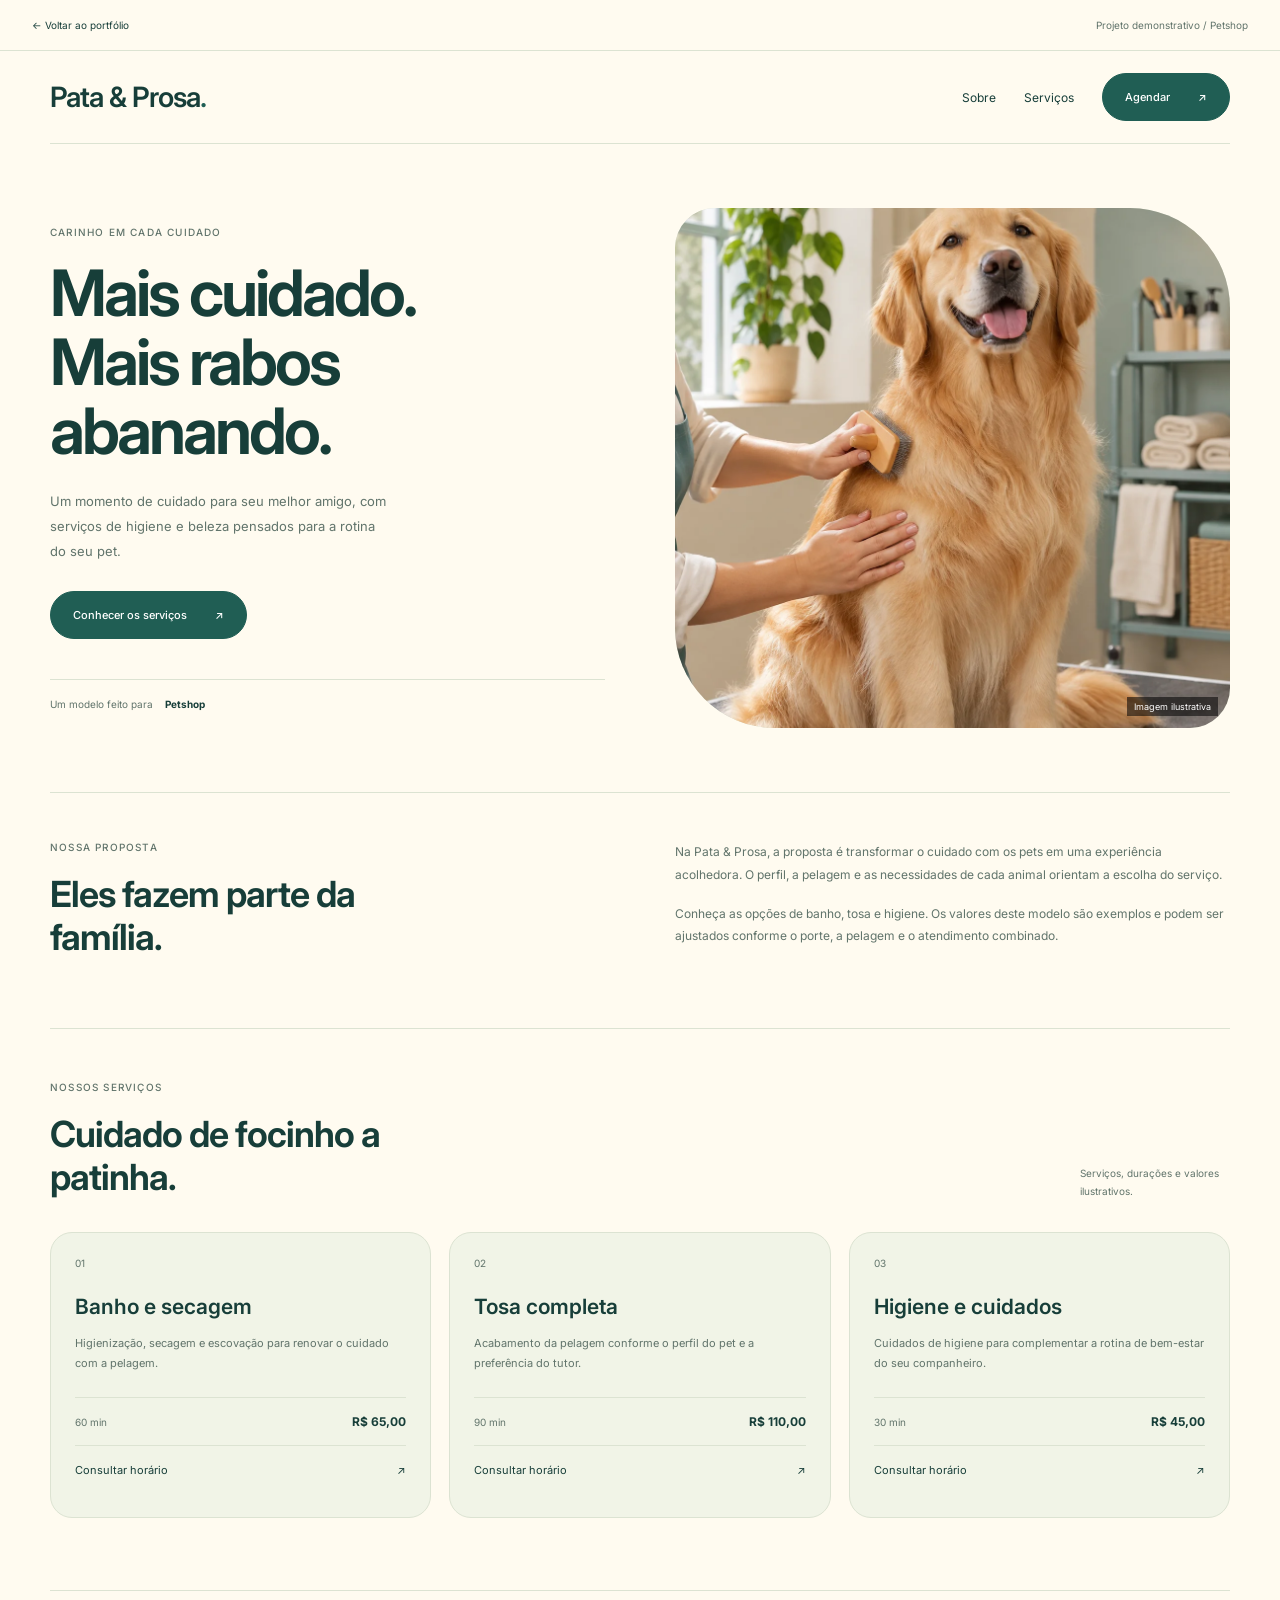
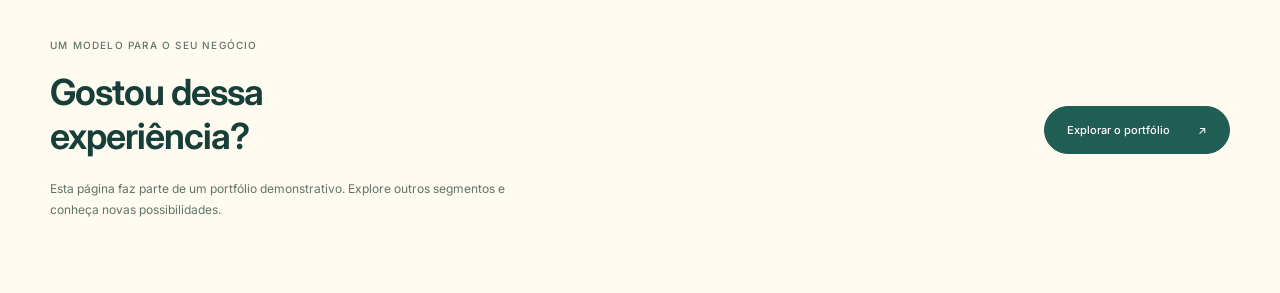
<file: petshop.html>
<!doctype html>
<html lang="pt-BR"><head><meta charset="utf-8"><meta name="viewport" content="width=device-width, initial-scale=1"><title>Site para petshop Pata &amp; Prosa | Portfólio D.coder</title><meta name="theme-color" content="#101820"><link rel="stylesheet" href="assets/css/demos.css"><script src="assets/js/demos-config.js" defer></script><script src="assets/js/demos.js" defer></script><meta name="description" content="Conheça o modelo Pata &amp; Prosa: site para petshop com banho, tosa e cuidados ilustrativos. Uma experiência acolhedora do portfólio D.coder.">
<meta name="robots" content="index,follow,max-image-preview:large">
<meta name="author" content="D.coder">
<link rel="canonical" href="https://dioceliojunior.github.io/Pages/petshop.html">
<meta property="og:type" content="website">
<meta property="og:locale" content="pt_BR">
<meta property="og:site_name" content="D.coder — Portfólio">
<meta property="og:title" content="Site para petshop Pata &amp; Prosa | Portfólio D.coder">
<meta property="og:description" content="Conheça o modelo Pata &amp; Prosa: site para petshop com banho, tosa e cuidados ilustrativos. Uma experiência acolhedora do portfólio D.coder.">
<meta property="og:url" content="https://dioceliojunior.github.io/Pages/petshop.html">
<meta property="og:image" content="https://dioceliojunior.github.io/Pages/assets/images/social/petshop.jpg">
<meta property="og:image:type" content="image/jpeg">
<meta property="og:image:width" content="1122">
<meta property="og:image:height" content="1402">
<meta property="og:image:alt" content="Cachorro em cuidado ilustrativo do projeto de petshop Pata &amp; Prosa">
<meta name="twitter:card" content="summary_large_image">
<meta name="twitter:title" content="Site para petshop Pata &amp; Prosa | Portfólio D.coder">
<meta name="twitter:description" content="Conheça o modelo Pata &amp; Prosa: site para petshop com banho, tosa e cuidados ilustrativos. Uma experiência acolhedora do portfólio D.coder.">
<meta name="twitter:image" content="https://dioceliojunior.github.io/Pages/assets/images/social/petshop.jpg">
<meta name="twitter:image:alt" content="Cachorro em cuidado ilustrativo do projeto de petshop Pata &amp; Prosa">
<script type="application/ld+json">{"@context":"https://schema.org","@graph":[{"@type":"WebPage","@id":"https://dioceliojunior.github.io/Pages/petshop.html#page","url":"https://dioceliojunior.github.io/Pages/petshop.html","name":"Modelo de site para petshop — Pata & Prosa","description":"Conheça o modelo Pata & Prosa: site para petshop com banho, tosa e cuidados ilustrativos. Uma experiência acolhedora do portfólio D.coder.","inLanguage":"pt-BR","isPartOf":{"@id":"https://dioceliojunior.github.io/Pages/#website"},"primaryImageOfPage":{"@type":"ImageObject","url":"https://dioceliojunior.github.io/Pages/assets/images/social/petshop.jpg"}},{"@type":"BreadcrumbList","itemListElement":[{"@type":"ListItem","position":1,"name":"Portfólio D.coder","item":"https://dioceliojunior.github.io/Pages/"},{"@type":"ListItem","position":2,"name":"Modelo de site para petshop — Pata & Prosa","item":"https://dioceliojunior.github.io/Pages/petshop.html"}]}]}</script>
<link rel="icon" type="image/svg+xml" href="assets/images/favicon.svg">
</head>
<body class="demo-page demo-pets" data-demo="petshop">
<a class="demo-skip" href="#conteudo">Pular para o conteúdo</a>
<div class="demo-portfolio-bar"><a href="index.html">&#8592; Voltar ao portfólio</a><span>Projeto demonstrativo / Petshop</span></div>
<header class="demo-header demo-container"><a class="demo-brand" href="petshop.html">Pata &amp; Prosa<span class="demo-brand-dot" aria-hidden="true">.</span></a><nav aria-label="Menu da demonstração"><a href="#sobre">Sobre</a><a href="#servicos">Serviços</a><a class="demo-button" href="#contato" data-booking-link>Agendar <span aria-hidden="true">&#8599;</span></a></nav></header>
<main id="conteudo"><section class="demo-hero demo-container"><div class="demo-hero-copy"><span class="demo-eyebrow">Carinho em cada cuidado</span><h1>Mais cuidado. Mais rabos abanando.</h1><p>Um momento de cuidado para seu melhor amigo, com serviços de higiene e beleza pensados para a rotina do seu pet.</p><a class="demo-button" href="#servicos">Conhecer os serviços <span aria-hidden="true">&#8599;</span></a><div class="demo-hero-caption"><span>Um modelo feito para</span><strong>Petshop</strong></div></div><figure class="demo-hero-image"><img src="assets/images/pet-grooming.webp" alt="Cena ilustrativa de um cachorro recebendo escovação cuidadosa" width="1122" height="1402" fetchpriority="high"><figcaption>Imagem ilustrativa</figcaption></figure></section>
<section id="sobre" class="demo-about demo-container"><div><span class="demo-eyebrow">Nossa proposta</span><h2>Eles fazem parte da família.</h2></div><div class="demo-about-text"><p>Na Pata &amp; Prosa, a proposta é transformar o cuidado com os pets em uma experiência acolhedora. O perfil, a pelagem e as necessidades de cada animal orientam a escolha do serviço.</p><p>Conheça as opções de banho, tosa e higiene. Os valores deste modelo são exemplos e podem ser ajustados conforme o porte, a pelagem e o atendimento combinado.</p></div></section>
<section id="servicos" class="demo-services demo-container"><div class="demo-section-heading"><div><span class="demo-eyebrow">Nossos serviços</span><h2>Cuidado de focinho a patinha.</h2></div><p>Serviços, durações e valores ilustrativos.</p></div><div class="demo-service-grid"><article class="demo-service"><span class="demo-service-number">01</span><h3>Banho e secagem</h3><p>Higienização, secagem e escovação para renovar o cuidado com a pelagem.</p><div class="demo-service-meta"><span>60 min</span><strong>R$ 65,00</strong></div><a href="#contato" data-booking-link data-service-index="0">Consultar horário <span aria-hidden="true">&#8599;</span></a></article><article class="demo-service"><span class="demo-service-number">02</span><h3>Tosa completa</h3><p>Acabamento da pelagem conforme o perfil do pet e a preferência do tutor.</p><div class="demo-service-meta"><span>90 min</span><strong>R$ 110,00</strong></div><a href="#contato" data-booking-link data-service-index="1">Consultar horário <span aria-hidden="true">&#8599;</span></a></article><article class="demo-service"><span class="demo-service-number">03</span><h3>Higiene e cuidados</h3><p>Cuidados de higiene para complementar a rotina de bem-estar do seu companheiro.</p><div class="demo-service-meta"><span>30 min</span><strong>R$ 45,00</strong></div><a href="#contato" data-booking-link data-service-index="2">Consultar horário <span aria-hidden="true">&#8599;</span></a></article></div></section>
<section id="contato" class="demo-contact demo-container"><div><span class="demo-eyebrow">Um modelo para o seu negócio</span><h2>Gostou dessa experiência?</h2><p>Esta página faz parte de um portfólio demonstrativo. Explore outros segmentos e conheça novas possibilidades.</p></div><a class="demo-button demo-contact-action" href="index.html#projetos">Explorar o portfólio <span aria-hidden="true">&#8599;</span></a></section></main>
</body></html>
</file>
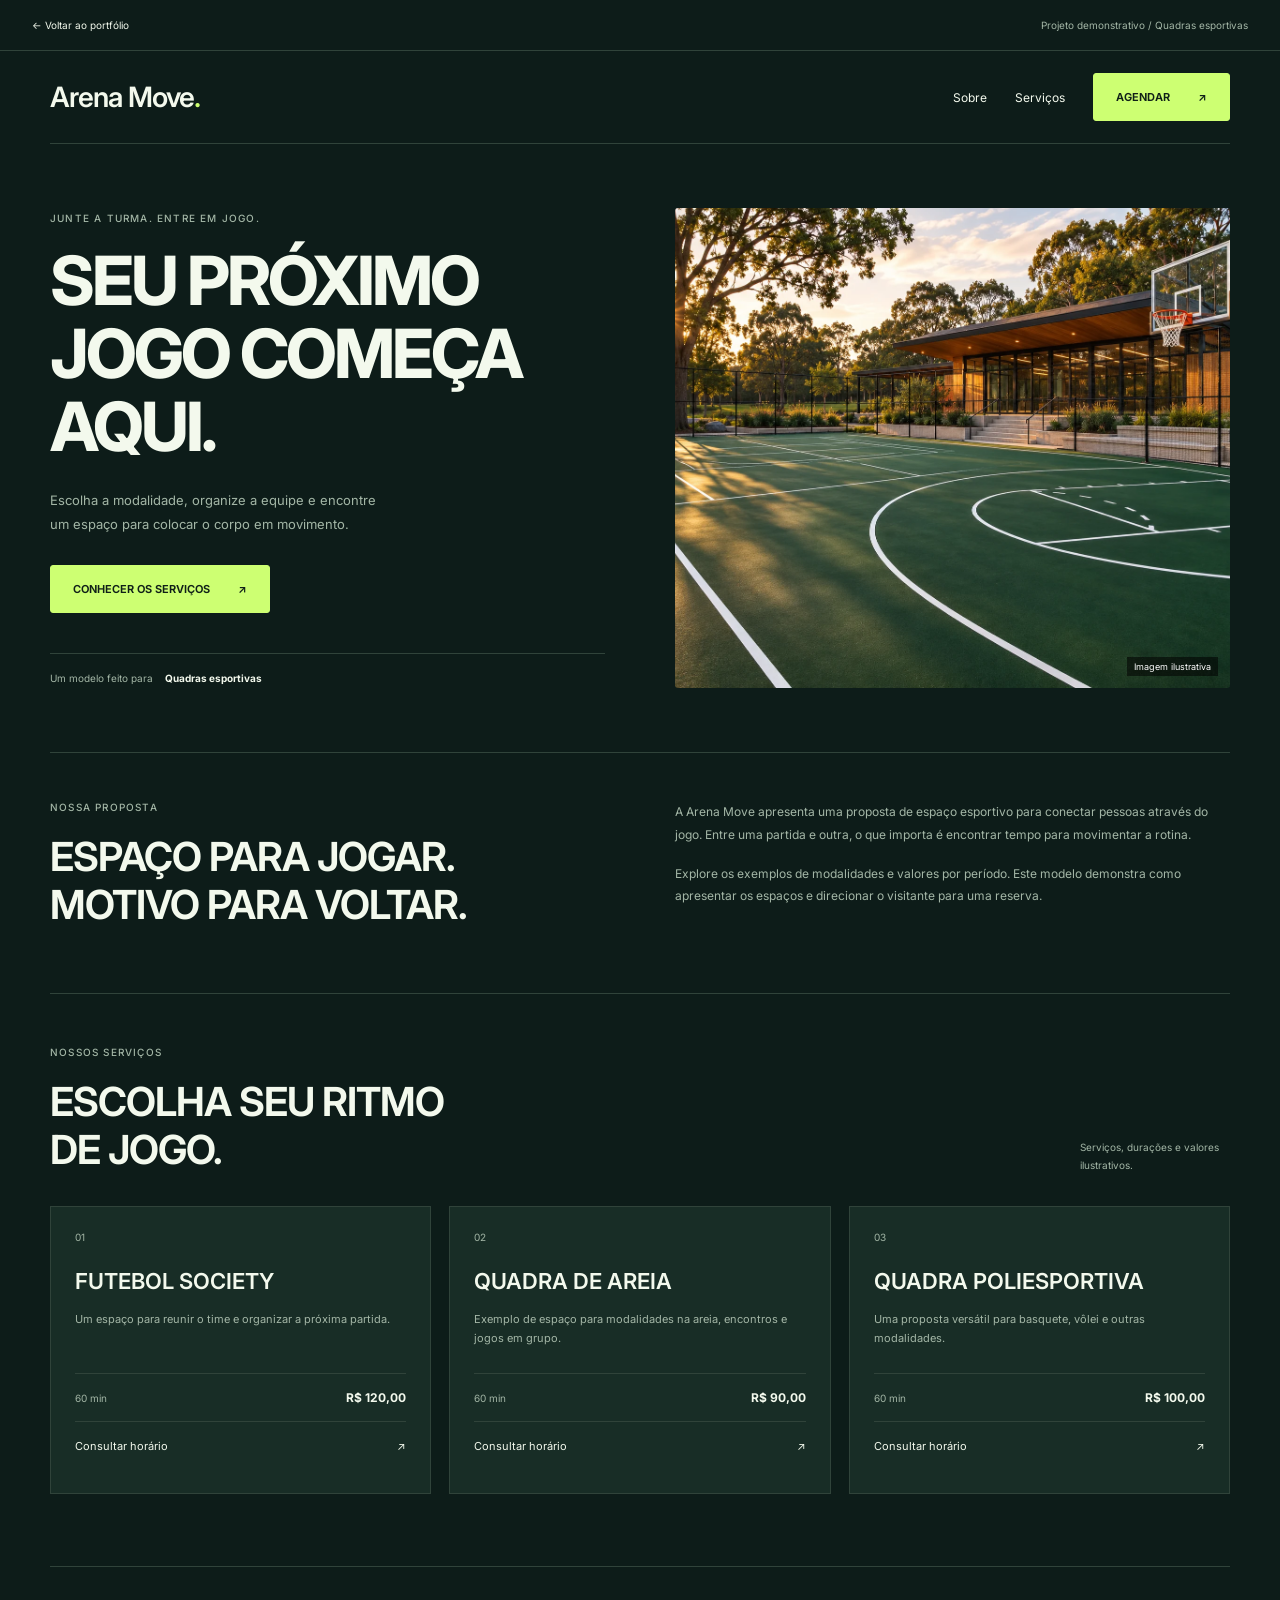
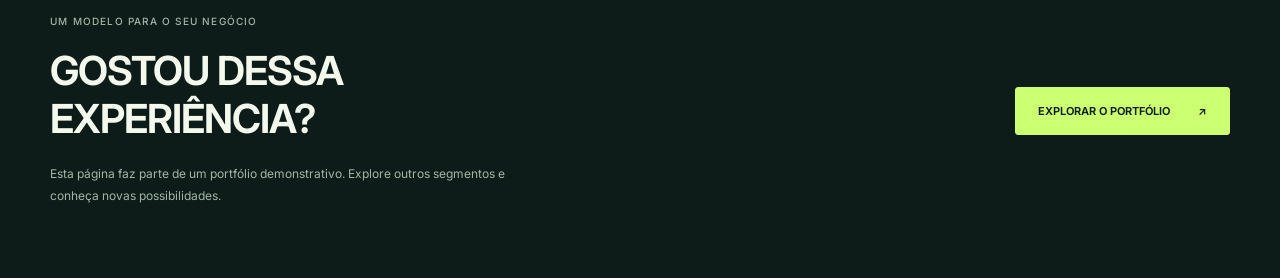
<file: quadras.html>
<!doctype html>
<html lang="pt-BR"><head><meta charset="utf-8"><meta name="viewport" content="width=device-width, initial-scale=1"><title>Site para quadras Arena Move | Portfólio D.coder</title><meta name="theme-color" content="#101820"><link rel="stylesheet" href="assets/css/demos.css"><script src="assets/js/demos-config.js" defer></script><script src="assets/js/demos.js" defer></script><meta name="description" content="Explore o modelo Arena Move: site para quadras esportivas com modalidades, valores por período e links de reserva. Projeto demonstrativo D.coder.">
<meta name="robots" content="index,follow,max-image-preview:large">
<meta name="author" content="D.coder">
<link rel="canonical" href="https://dioceliojunior.github.io/Pages/quadras.html">
<meta property="og:type" content="website">
<meta property="og:locale" content="pt_BR">
<meta property="og:site_name" content="D.coder — Portfólio">
<meta property="og:title" content="Site para quadras Arena Move | Portfólio D.coder">
<meta property="og:description" content="Explore o modelo Arena Move: site para quadras esportivas com modalidades, valores por período e links de reserva. Projeto demonstrativo D.coder.">
<meta property="og:url" content="https://dioceliojunior.github.io/Pages/quadras.html">
<meta property="og:image" content="https://dioceliojunior.github.io/Pages/assets/images/social/quadras.jpg">
<meta property="og:image:type" content="image/jpeg">
<meta property="og:image:width" content="1536">
<meta property="og:image:height" content="1024">
<meta property="og:image:alt" content="Quadra esportiva ilustrativa do projeto Arena Move no portfólio D.coder">
<meta name="twitter:card" content="summary_large_image">
<meta name="twitter:title" content="Site para quadras Arena Move | Portfólio D.coder">
<meta name="twitter:description" content="Explore o modelo Arena Move: site para quadras esportivas com modalidades, valores por período e links de reserva. Projeto demonstrativo D.coder.">
<meta name="twitter:image" content="https://dioceliojunior.github.io/Pages/assets/images/social/quadras.jpg">
<meta name="twitter:image:alt" content="Quadra esportiva ilustrativa do projeto Arena Move no portfólio D.coder">
<script type="application/ld+json">{"@context":"https://schema.org","@graph":[{"@type":"WebPage","@id":"https://dioceliojunior.github.io/Pages/quadras.html#page","url":"https://dioceliojunior.github.io/Pages/quadras.html","name":"Modelo de site para quadras esportivas — Arena Move","description":"Explore o modelo Arena Move: site para quadras esportivas com modalidades, valores por período e links de reserva. Projeto demonstrativo D.coder.","inLanguage":"pt-BR","isPartOf":{"@id":"https://dioceliojunior.github.io/Pages/#website"},"primaryImageOfPage":{"@type":"ImageObject","url":"https://dioceliojunior.github.io/Pages/assets/images/social/quadras.jpg"}},{"@type":"BreadcrumbList","itemListElement":[{"@type":"ListItem","position":1,"name":"Portfólio D.coder","item":"https://dioceliojunior.github.io/Pages/"},{"@type":"ListItem","position":2,"name":"Modelo de site para quadras esportivas — Arena Move","item":"https://dioceliojunior.github.io/Pages/quadras.html"}]}]}</script>
<link rel="icon" type="image/svg+xml" href="assets/images/favicon.svg">
</head>
<body class="demo-page demo-sports" data-demo="quadras">
<a class="demo-skip" href="#conteudo">Pular para o conteúdo</a>
<div class="demo-portfolio-bar"><a href="index.html">&#8592; Voltar ao portfólio</a><span>Projeto demonstrativo / Quadras esportivas</span></div>
<header class="demo-header demo-container"><a class="demo-brand" href="quadras.html">Arena Move<span class="demo-brand-dot" aria-hidden="true">.</span></a><nav aria-label="Menu da demonstração"><a href="#sobre">Sobre</a><a href="#servicos">Serviços</a><a class="demo-button" href="#contato" data-booking-link>Agendar <span aria-hidden="true">&#8599;</span></a></nav></header>
<main id="conteudo"><section class="demo-hero demo-container"><div class="demo-hero-copy"><span class="demo-eyebrow">Junte a turma. Entre em jogo.</span><h1>Seu próximo jogo começa aqui.</h1><p>Escolha a modalidade, organize a equipe e encontre um espaço para colocar o corpo em movimento.</p><a class="demo-button" href="#servicos">Conhecer os serviços <span aria-hidden="true">&#8599;</span></a><div class="demo-hero-caption"><span>Um modelo feito para</span><strong>Quadras esportivas</strong></div></div><figure class="demo-hero-image"><img src="assets/images/sports-court.webp" alt="Quadra esportiva ilustrativa com marcações e cesta de basquete" width="1536" height="1024" fetchpriority="high"><figcaption>Imagem ilustrativa</figcaption></figure></section>
<section id="sobre" class="demo-about demo-container"><div><span class="demo-eyebrow">Nossa proposta</span><h2>Espaço para jogar. Motivo para voltar.</h2></div><div class="demo-about-text"><p>A Arena Move apresenta uma proposta de espaço esportivo para conectar pessoas através do jogo. Entre uma partida e outra, o que importa é encontrar tempo para movimentar a rotina.</p><p>Explore os exemplos de modalidades e valores por período. Este modelo demonstra como apresentar os espaços e direcionar o visitante para uma reserva.</p></div></section>
<section id="servicos" class="demo-services demo-container"><div class="demo-section-heading"><div><span class="demo-eyebrow">Nossos serviços</span><h2>Escolha seu ritmo de jogo.</h2></div><p>Serviços, durações e valores ilustrativos.</p></div><div class="demo-service-grid"><article class="demo-service"><span class="demo-service-number">01</span><h3>Futebol society</h3><p>Um espaço para reunir o time e organizar a próxima partida.</p><div class="demo-service-meta"><span>60 min</span><strong>R$ 120,00</strong></div><a href="#contato" data-booking-link data-service-index="0">Consultar horário <span aria-hidden="true">&#8599;</span></a></article><article class="demo-service"><span class="demo-service-number">02</span><h3>Quadra de areia</h3><p>Exemplo de espaço para modalidades na areia, encontros e jogos em grupo.</p><div class="demo-service-meta"><span>60 min</span><strong>R$ 90,00</strong></div><a href="#contato" data-booking-link data-service-index="1">Consultar horário <span aria-hidden="true">&#8599;</span></a></article><article class="demo-service"><span class="demo-service-number">03</span><h3>Quadra poliesportiva</h3><p>Uma proposta versátil para basquete, vôlei e outras modalidades.</p><div class="demo-service-meta"><span>60 min</span><strong>R$ 100,00</strong></div><a href="#contato" data-booking-link data-service-index="2">Consultar horário <span aria-hidden="true">&#8599;</span></a></article></div></section>
<section id="contato" class="demo-contact demo-container"><div><span class="demo-eyebrow">Um modelo para o seu negócio</span><h2>Gostou dessa experiência?</h2><p>Esta página faz parte de um portfólio demonstrativo. Explore outros segmentos e conheça novas possibilidades.</p></div><a class="demo-button demo-contact-action" href="index.html#projetos">Explorar o portfólio <span aria-hidden="true">&#8599;</span></a></section></main>
</body></html>
</file>
<file: assets/css/portfolio.css>
@font-face{font-family:Inter;src:url('../fonts/inter.ttf') format('truetype');font-weight:100 900;font-display:swap}
:root{--paper:#f3f2ed;--ink:#1a211c;--muted:#647065;--accent:#c4eb78;--line:#d6d9cf;font-family:Inter,Arial,sans-serif;color:var(--ink);background:var(--paper);scroll-behavior:smooth}
*{box-sizing:border-box}body{margin:0}a{color:inherit}button{font:inherit}img{max-width:100%;display:block}a:focus-visible,button:focus-visible{outline:3px solid #597e2f;outline-offset:5px}.portfolio-container{width:min(1220px,calc(100% - 80px));margin-inline:auto}.portfolio-header{display:flex;align-items:center;justify-content:space-between;padding-block:24px;border-bottom:1px solid var(--line);gap:24px}.portfolio-brand{font-size:27px;font-weight:750;letter-spacing:-1.5px;text-decoration:none}.portfolio-brand span{color:#6f923d}.portfolio-header nav{display:flex;align-items:center;gap:28px}.portfolio-header nav>a:not(.portfolio-button){font-size:12px;text-decoration:none;display:flex;align-items:center;min-height:44px}.portfolio-button{display:inline-flex;align-items:center;justify-content:space-between;gap:28px;min-height:52px;padding:16px 24px;border-radius:8px;background:var(--ink);color:#fff;font-size:12px;font-weight:500;text-decoration:none;transition:background .2s,transform .2s}.portfolio-button:hover{background:#35442e;transform:translateY(-2px)}.portfolio-button-small{min-height:44px;padding:12px 18px;gap:22px}.portfolio-button span{font-size:18px}.portfolio-hero{display:grid;grid-template-columns:1.4fr .7fr;gap:100px;align-items:center;padding-block:84px 90px}.portfolio-eyebrow{display:flex;align-items:center;gap:9px;font-size:10px;font-weight:500;letter-spacing:1.3px;text-transform:uppercase;color:var(--muted);margin-bottom:22px}.portfolio-eyebrow>span{display:inline-block;width:7px;height:7px;border-radius:50%;background:#608133}.portfolio-hero h1{font-size:clamp(46px,6vw,83px);line-height:1.02;letter-spacing:-4.5px;font-weight:650;margin:0 0 28px}.portfolio-hero h1 em{font-style:normal;color:#6d8b40}.portfolio-hero-copy>p{font-size:14px;line-height:1.9;color:var(--muted);max-width:49ch;margin:0 0 28px}.portfolio-hero-index{border-top:1px solid var(--ink);padding-top:20px;min-width:0}.portfolio-index-label{font-size:10px;letter-spacing:1px;text-transform:uppercase;color:var(--muted)}.portfolio-hero-index>strong{display:block;font-size:100px;line-height:1.2;letter-spacing:-6px;font-weight:400;margin:14px 0}.portfolio-hero-index>strong>span{font-size:22px;letter-spacing:-1px;color:var(--muted)}.portfolio-index-links>a{display:flex;align-items:center;gap:12px;padding:15px 0;border-top:1px solid var(--line);text-decoration:none;font-size:12px;transition:padding .2s}.portfolio-index-links>a:hover{padding-left:8px}.portfolio-index-links>a>span:first-child{font-size:9px;color:var(--muted)}.portfolio-index-links>a>span:last-child{margin-left:auto}.portfolio-projects{padding-block:50px 80px;border-top:1px solid var(--line);scroll-margin-top:20px}.portfolio-section-heading{display:flex;align-items:end;justify-content:space-between;gap:32px;margin-bottom:28px}.portfolio-section-heading h2{font-size:38px;letter-spacing:-1.8px;line-height:1.15;margin:0;font-weight:600}.portfolio-section-heading .portfolio-eyebrow{margin-bottom:12px}.portfolio-section-heading>p{color:var(--muted);font-size:12px;line-height:1.8;margin:0}.portfolio-filters{display:flex;flex-wrap:wrap;gap:8px;margin-bottom:28px}.portfolio-filters button{min-height:40px;border:1px solid var(--line);border-radius:24px;background:transparent;padding:9px 16px;font-size:11px;cursor:pointer;color:var(--ink);transition:background .2s}.portfolio-filters button:hover{background:#e6e9df}.portfolio-filters button.is-active{background:var(--ink);border-color:var(--ink);color:#fff}.portfolio-project-grid{display:grid;grid-template-columns:repeat(2,minmax(0,1fr));gap:36px 24px}.portfolio-project{min-width:0;text-decoration:none}.portfolio-project[hidden]{display:none}.portfolio-project-image{position:relative;height:330px;background:#e0e4d8;overflow:hidden;border-radius:14px}.portfolio-project-image>img{height:100%;width:100%;object-fit:cover;object-position:center 28%;transition:transform .45s}.portfolio-project:hover .portfolio-project-image>img{transform:scale(1.04)}.portfolio-project-barber img{filter:grayscale(1);object-position:center 28%}.portfolio-project-beauty img{object-position:center 32%}.portfolio-project-pets img{object-position:center 38%}.portfolio-project-sports img{object-position:center}.portfolio-project-tag{position:absolute;top:18px;left:18px;background:rgba(255,255,255,.95);padding:8px 12px;border-radius:20px;font-size:10px}.portfolio-project-arrow{position:absolute;right:18px;bottom:18px;display:flex;align-items:center;justify-content:center;width:42px;height:42px;border-radius:50%;background:#fff;font-size:22px}.portfolio-project-details{display:flex;justify-content:space-between;gap:24px;padding:20px 0 0}.portfolio-project-category{color:var(--muted);font-size:9px;text-transform:uppercase;letter-spacing:1px}.portfolio-project-details h3{font-size:25px;letter-spacing:-1px;margin:7px 0 0;font-weight:600}.portfolio-project-details p{max-width:28ch;font-size:11px;line-height:1.8;color:var(--muted);margin:0}.portfolio-about{border-top:1px solid var(--line);padding-block:56px 80px}.portfolio-about>div{display:grid;grid-template-columns:1fr 1fr;gap:100px}.portfolio-about h2{font-size:38px;letter-spacing:-1.8px;line-height:1.2;font-weight:500;margin:0}.portfolio-about p{font-size:12px;line-height:1.9;color:var(--muted);margin:0 0 18px}.portfolio-text-link{display:inline-flex;align-items:center;min-height:44px;gap:24px;font-size:11px;font-weight:500;text-underline-offset:5px}.portfolio-skip{position:absolute;top:8px;left:8px;transform:translateY(-180%);background:var(--ink);color:#fff;padding:12px 16px;z-index:10}.portfolio-skip:focus{transform:none}.portfolio-sr-only{position:absolute;width:1px;height:1px;margin:-1px;padding:0;overflow:hidden;clip-path:inset(50%)}
@media(max-width:991px){.portfolio-container{width:calc(100% - 48px)}.portfolio-hero{gap:44px;padding-block:64px}.portfolio-hero h1{font-size:64px;letter-spacing:-3px}.portfolio-hero-index>strong{font-size:80px}.portfolio-project-image{height:270px}.portfolio-project-details{flex-direction:column;gap:12px}.portfolio-project-details p{max-width:none}.portfolio-about>div{gap:40px}}
@media(max-width:767px){.portfolio-container{width:calc(100% - 36px)}.portfolio-header{padding-block:16px;gap:12px}.portfolio-brand{font-size:23px}.portfolio-header nav{gap:14px}.portfolio-header nav>a:not(.portfolio-button){font-size:10px}.portfolio-header .portfolio-button{font-size:10px;padding:10px 12px;gap:12px}.portfolio-hero{grid-template-columns:minmax(0,1fr);gap:40px;padding-block:44px}.portfolio-hero h1{font-size:clamp(44px,11vw,65px);letter-spacing:-2.8px}.portfolio-hero-copy>p{font-size:12px}.portfolio-hero-index{display:grid;grid-template-columns:1fr 1.3fr;gap:12px 24px}.portfolio-index-label{grid-column:1/-1}.portfolio-hero-index>strong{font-size:75px;align-self:center;margin:0}.portfolio-index-links>a{padding:12px 0;font-size:10px}.portfolio-section-heading{align-items:start;flex-direction:column;gap:16px}.portfolio-section-heading h2,.portfolio-about h2{font-size:30px;letter-spacing:-1.2px}.portfolio-projects{padding-block:36px 48px}.portfolio-filters{gap:6px}.portfolio-filters button{font-size:10px;min-height:44px;padding:10px 13px}.portfolio-project-grid{grid-template-columns:minmax(0,1fr);gap:30px}.portfolio-project-image{height:290px}.portfolio-project-details{flex-direction:row;gap:18px}.portfolio-project-details h3{font-size:24px}.portfolio-project-details p{max-width:20ch;font-size:10px}.portfolio-about{padding-block:36px 48px}.portfolio-about>div{grid-template-columns:minmax(0,1fr);gap:24px}}
@media(prefers-reduced-motion:reduce){:root{scroll-behavior:auto}*,*::before,*::after{transition:none!important;animation:none!important}}

@media(max-width:575px){.portfolio-header{flex-wrap:wrap}.portfolio-header nav{width:100%;justify-content:space-between}.portfolio-hero-index{grid-template-columns:minmax(0,1fr) minmax(0,1.3fr)}.portfolio-hero-index>strong{font-size:66px;letter-spacing:-4px}}
</file>
<file: assets/css/style.css>
@font-face {
  font-family: "Inter";
  src: url("../fonts/inter.ttf") format("truetype");
  font-weight: 100 900;
  font-style: normal;
  font-display: swap;
}
/* Monochrome editorial identity, scoped to the institutional page. */
.institution-layout {
  --institution-canvas: #777;
  --institution-surface: #111;
  --institution-ink: #f5f5f3;
  --institution-muted: #b6b6b4;
  --institution-line: #303030;
  --institution-type: 'Inter', Arial, sans-serif;
  --institution-section-space: 48px;
  position: relative;
  isolation: isolate;
  min-height: 100vh;
  margin: 0;
  padding: 64px 28px;
  background: var(--institution-canvas);
  color: var(--institution-ink);
  font-family: var(--institution-type);
  -webkit-font-smoothing: antialiased;
}

.institution-layout::before {
  content: "";
  position: fixed;
  z-index: -1;
  inset: 0;
  background: url("../images/editorial-portrait.webp") center 30%/cover no-repeat;
  filter: grayscale(1);
  opacity: 0.22;
  pointer-events: none;
}

.institution-layout *, .institution-layout *::before, .institution-layout *::after {
  box-sizing: border-box;
}

.institution-layout a {
  text-underline-offset: 5px;
}

.institution-layout a:focus-visible {
  outline: 2px solid #fff;
  outline-offset: 5px;
}

.institution-layout .institution-shell {
  max-width: 1120px;
  margin-inline: auto;
  overflow: hidden;
  background: var(--institution-surface);
  border-radius: 26px;
  box-shadow: 0 30px 70px rgba(0, 0, 0, 0.28);
}

.institution-layout .institution-container {
  width: calc(100% - 64px);
  margin-inline: auto;
}

.institution-layout .institution-skip-link {
  position: absolute;
  top: 8px;
  left: 8px;
  transform: translateY(-180%);
  padding: 12px 16px;
  background: #fff;
  color: #111;
  z-index: 10;
}

.institution-layout .institution-skip-link:focus {
  transform: translateY(0);
}

.institution-layout .btn {
  min-height: 44px;
  padding: 13px 22px;
  border-radius: 0;
  display: inline-flex;
  align-items: center;
  justify-content: center;
  gap: 18px;
  font: 500 10px/1.4 var(--institution-type);
  text-transform: uppercase;
  transition: background-color 0.2s, color 0.2s;
}

.institution-layout .btn-primary {
  --site-btn-color: #111;
  --site-btn-bg: #fff;
  --site-btn-border-color: #fff;
  --site-btn-hover-color: #111;
  --site-btn-hover-bg: #d4d4d4;
  --site-btn-hover-border-color: #d4d4d4;
  --site-btn-active-color: #111;
  --site-btn-active-bg: #bfbfbf;
  --site-btn-active-border-color: #bfbfbf;
}

.institution-layout .btn svg {
  width: 10px;
}

.institution-layout .institution-header {
  display: flex;
  justify-content: space-between;
  align-items: center;
  gap: 24px;
  min-height: 76px;
  padding-block: 16px;
}

.institution-brand {
  display: inline-flex;
  align-items: center;
  gap: 10px;
  min-width: 0;
  text-decoration: none;
  color: #fff;
  font-family: var(--institution-type);
  font-size: 12px;
  text-transform: uppercase;
  font-weight: 500;
}

.institution-brand:hover {
  color: #ccc;
}

.institution-brand img {
  width: 28px;
  height: 28px;
  object-fit: contain;
  flex-shrink: 0;
  filter: grayscale(1);
}

.institution-brand span {
  overflow-wrap: anywhere;
}

.institution-header nav {
  display: flex;
  align-items: center;
  gap: 22px;
  flex-shrink: 0;
}

.institution-header nav > a:not(.btn) {
  display: inline-flex;
  align-items: center;
  min-height: 44px;
  color: #ddd;
  text-decoration: none;
  font-size: 9px;
  text-transform: uppercase;
  transition: color 0.2s;
}

.institution-header nav > a:not(.btn):hover {
  color: #fff;
  text-decoration: underline;
}

.institution-header .btn {
  min-height: 36px;
  padding: 10px 20px;
  font-size: 9px;
}

.institution-header .btn svg {
  display: none;
}

.institution-hero {
  display: grid;
  grid-template-columns: 1fr 1.06fr;
  gap: 40px;
  align-items: stretch;
  padding-block: 12px 32px;
}

.institution-hero-copy {
  min-width: 0;
  padding-top: 52px;
  display: flex;
  flex-direction: column;
  align-items: start;
  animation: institution-enter 0.6s ease-out both;
}

.institution-eyebrow {
  color: var(--institution-muted);
  font-size: 9px;
  font-weight: 400;
  letter-spacing: 1px;
  text-transform: uppercase;
  margin: 0 0 14px;
  overflow-wrap: anywhere;
}

.institution-hero .institution-eyebrow {
  display: none;
}

.institution-hero h1 {
  margin: 0 0 16px;
  font-family: var(--institution-type);
  font-size: clamp(38px, 4.9vw, 66px);
  font-weight: 800;
  letter-spacing: -2.5px;
  line-height: 1;
  text-transform: uppercase;
  white-space: pre-line;
  overflow-wrap: anywhere;
}

.institution-intro {
  max-width: 48ch;
  margin: 0;
  color: var(--institution-muted);
  font-size: 10px;
  font-weight: 400;
  line-height: 1.65;
  text-transform: uppercase;
  white-space: pre-line;
  overflow-wrap: anywhere;
}

.institution-title-secondary {
  width: 100%;
  max-width: 20ch;
  align-self: end;
  text-align: right;
  margin: 24px 0;
  color: #f5f5f3;
  font-size: clamp(28px, 3.8vw, 48px);
  font-weight: 300;
  line-height: 1.05;
  letter-spacing: -1.8px;
  text-transform: uppercase;
  overflow-wrap: anywhere;
}

.institution-actions {
  display: flex;
  align-items: center;
  flex-wrap: wrap;
  gap: 16px;
  margin-top: auto;
  padding-top: 20px;
}

.institution-text-link {
  display: inline-flex;
  align-items: center;
  gap: 12px;
  min-height: 44px;
  color: #fff;
  font-size: 9px;
  font-weight: 400;
  text-transform: uppercase;
  text-decoration: none;
  transition: color 0.2s;
}

.institution-text-link:hover {
  color: #b6b6b4;
}

.institution-text-link svg {
  width: 9px;
}

.institution-hero-address {
  margin: 20px 0 0;
  color: var(--institution-muted);
  font-size: 9px;
  text-transform: uppercase;
  line-height: 1.7;
  white-space: pre-line;
  overflow-wrap: anywhere;
}

.institution-hero-visual {
  position: relative;
  min-width: 0;
  min-height: 460px;
  margin: 0;
  background: #797979;
  animation: institution-enter 0.8s ease-out both;
}

.institution-hero-photo {
  display: block;
  width: 100%;
  height: 100%;
  position: absolute;
  inset: 0;
  object-fit: cover;
  object-position: center 24%;
  filter: grayscale(1);
}

.institution-hero-visual > figcaption {
  position: absolute;
  right: 8px;
  bottom: 8px;
  padding: 3px 5px;
  background: rgba(0, 0, 0, 0.6);
  color: #eee;
  font-size: 8px;
}

.institution-section {
  padding-block: var(--institution-section-space);
  scroll-margin-top: 20px;
}

.institution-section h2 {
  margin: 0;
  font: 400 24px/1.25 var(--institution-type);
  letter-spacing: -0.5px;
  text-transform: uppercase;
  overflow-wrap: anywhere;
}

.institution-section h2 em {
  font-style: normal;
}

.institution-layout #sobre {
  padding-top: 0;
}

.institution-about-visual {
  position: relative;
  margin: 0;
  width: 100%;
  height: 300px;
  background: #222;
}

.institution-about-visual > img {
  display: block;
  width: 100%;
  height: 100%;
  object-fit: cover;
  object-position: center 50%;
  filter: grayscale(1);
}

.institution-about-visual figcaption {
  position: absolute;
  right: 8px;
  bottom: 8px;
  background: rgba(0, 0, 0, 0.6);
  color: #eee;
  font-size: 8px;
  padding: 3px 5px;
}

.institution-about-grid {
  display: grid;
  grid-template-columns: 0.8fr 1.2fr;
  gap: 56px;
  padding-top: 40px;
}

.institution-about-text {
  color: var(--institution-muted);
  line-height: 1.9;
  font-size: 11px;
  white-space: pre-line;
  overflow-wrap: anywhere;
}

.institution-section-heading {
  text-align: center;
  margin-bottom: 40px;
}

.institution-service-grid {
  display: flex;
  flex-direction: column;
  border-top: 1px solid var(--institution-line);
}

.institution-service {
  display: grid;
  grid-template-columns: 64px minmax(0, 1fr) 100px 140px;
  gap: 24px;
  align-items: center;
  min-width: 0;
  padding: 22px 0;
  border-bottom: 1px solid var(--institution-line);
  transition: background-color 0.2s;
}

.institution-service:hover {
  background: #171717;
}

.institution-service-thumbnail {
  position: relative;
  width: 64px;
  height: 64px;
  overflow: hidden;
  background: #666;
}

.institution-service-thumbnail img {
  width: 100%;
  height: 100%;
  object-fit: cover;
  object-position: center 20%;
  filter: grayscale(1);
  opacity: 0.85;
}

.institution-service-thumbnail span {
  position: absolute;
  left: 4px;
  bottom: 3px;
  font-size: 8px;
  color: #fff;
}

.institution-service-body {
  min-width: 0;
}

.institution-service h3 {
  margin: 0 0 8px;
  font: 500 12px/1.5 var(--institution-type);
  text-transform: uppercase;
  overflow-wrap: anywhere;
}

.institution-service p {
  margin: 0;
  font-size: 10px;
  line-height: 1.7;
  color: var(--institution-muted);
  white-space: pre-line;
  overflow-wrap: anywhere;
}

.institution-service-facts {
  display: flex;
  flex-direction: column;
  gap: 8px;
  margin: 0;
  min-width: 0;
}

.institution-service-facts dt {
  position: absolute;
  width: 1px;
  height: 1px;
  padding: 0;
  margin: -1px;
  overflow: hidden;
  clip-path: inset(50%);
  white-space: nowrap;
  border: 0;
}

.institution-service-facts dd {
  margin: 0;
  font: 400 11px/1.5 var(--institution-type);
  overflow-wrap: anywhere;
}

.institution-service-facts dd svg {
  display: none;
}

.institution-service-facts dd > span {
  font-size: 10px;
}

.institution-service-link {
  min-height: 40px;
  padding: 12px 16px;
  display: flex;
  align-items: center;
  justify-content: center;
  text-decoration: none;
  text-align: center;
  color: #111;
  background: #fff;
  font: 500 9px/1.5 var(--institution-type);
  text-transform: uppercase;
  transition: background-color 0.2s;
}

.institution-service-link:hover {
  color: #111;
  background: #ccc;
}

.institution-empty {
  padding: 24px 0;
  margin: 0;
  color: var(--institution-muted);
  font-size: 12px;
}

.institution-layout #contato {
  border-top: 1px solid var(--institution-line);
}

.institution-contact {
  display: grid;
  grid-template-columns: 1fr 1fr;
  gap: 80px;
  padding: 0 0 12px;
}

.institution-contact h2 {
  font-size: 44px;
  font-weight: 700;
  letter-spacing: -1.8px;
  line-height: 1.05;
  margin-bottom: 26px;
}

.institution-contact-details {
  min-width: 0;
  padding-left: 32px;
  border-left: 1px solid var(--institution-line);
}

.institution-contact-company {
  display: block;
  margin-bottom: 24px;
  font-size: 14px;
  text-transform: uppercase;
  overflow-wrap: anywhere;
}

.institution-contact-detail {
  margin-top: 18px;
}

.institution-contact-detail > span {
  display: block;
  margin-bottom: 5px;
  color: var(--institution-muted);
  text-transform: uppercase;
  letter-spacing: 1px;
  font-size: 8px;
}

.institution-contact-detail a, .institution-contact-detail p, .institution-contact-details > p {
  margin: 0;
  color: #eee;
  font-size: 11px;
  line-height: 1.8;
  overflow-wrap: anywhere;
}

.institution-contact-detail a {
  text-decoration-color: #666;
}

.institution-contact-detail a:hover {
  color: #bbb;
}

.institution-address {
  white-space: pre-line;
}

@keyframes institution-enter {
  from {
    opacity: 0;
    transform: translateY(10px);
  }
  to {
    opacity: 1;
    transform: translateY(0);
  }
}
@media (max-width: 991.98px) {
  .institution-layout {
    padding: 40px 20px;
    --institution-section-space: 40px;
  }
  .institution-layout .institution-container {
    width: calc(100% - 48px);
  }
  .institution-header nav {
    gap: 16px;
  }
  .institution-header nav > a:not(.btn) {
    font-size: 8px;
  }
  .institution-hero {
    gap: 24px;
  }
  .institution-hero-copy {
    padding-top: 32px;
  }
  .institution-hero h1 {
    font-size: 46px;
    letter-spacing: -1.8px;
  }
  .institution-title-secondary {
    font-size: 34px;
    letter-spacing: -1px;
  }
  .institution-hero-visual {
    min-height: 410px;
  }
  .institution-about-visual {
    height: 240px;
  }
  .institution-service {
    grid-template-columns: 54px minmax(0, 1fr) 80px 120px;
    gap: 18px;
  }
  .institution-service-thumbnail {
    width: 54px;
    height: 54px;
  }
  .institution-contact {
    gap: 40px;
  }
}
@media (max-width: 767.98px) {
  .institution-layout {
    padding: 20px 12px;
    --institution-section-space: 36px;
  }
  .institution-layout::before {
    background-position: center top;
  }
  .institution-layout .institution-shell {
    border-radius: 18px;
  }
  .institution-layout .institution-container {
    width: calc(100% - 36px);
  }
  .institution-layout .institution-header {
    flex-direction: column;
    align-items: stretch;
    gap: 10px;
    padding-block: 16px 10px;
  }
  .institution-brand {
    font-size: 12px;
    max-width: 100%;
  }
  .institution-header nav {
    gap: 8px;
    justify-content: space-between;
    flex-wrap: wrap;
  }
  .institution-header nav > a:not(.btn) {
    font-size: 8px;
  }
  .institution-header .btn {
    min-height: 44px;
    font-size: 8px;
    padding: 10px 14px;
  }
  .institution-hero {
    grid-template-columns: minmax(0, 1fr);
    gap: 24px;
    padding: 24px 0;
  }
  .institution-hero-copy {
    padding-top: 0;
  }
  .institution-hero h1 {
    max-width: 12ch;
    font-size: clamp(38px, 11vw, 60px);
  }
  .institution-intro {
    max-width: none;
    font-size: 10px;
  }
  .institution-title-secondary {
    max-width: 17ch;
    font-size: clamp(27px, 8vw, 40px);
    margin: 20px 0 4px;
  }
  .institution-actions {
    padding-top: 18px;
    gap: 12px;
  }
  .institution-actions .btn {
    padding: 13px 16px;
    font-size: 9px;
    gap: 10px;
  }
  .institution-text-link {
    font-size: 8px;
    gap: 8px;
  }
  .institution-hero-address {
    font-size: 9px;
    margin-top: 16px;
  }
  .institution-hero-visual {
    min-height: 360px;
  }
  .institution-hero-photo {
    object-position: center 22%;
  }
  .institution-about-visual {
    height: 200px;
  }
  .institution-about-grid {
    grid-template-columns: minmax(0, 1fr);
    gap: 18px;
    padding-top: 28px;
  }
  .institution-about-grid h2 {
    font-size: 22px;
  }
  .institution-about-text {
    font-size: 11px;
  }
  .institution-section-heading {
    margin-bottom: 26px;
  }
  .institution-section-heading h2 {
    font-size: 22px;
  }
  .institution-service {
    grid-template-columns: 48px minmax(0, 1fr);
    gap: 12px 14px;
    padding: 20px 0;
  }
  .institution-service-thumbnail {
    width: 48px;
    height: 56px;
    align-self: start;
  }
  .institution-service h3 {
    font-size: 11px;
  }
  .institution-service p {
    font-size: 10px;
  }
  .institution-service-facts {
    grid-column: 2;
    flex-direction: row;
    flex-wrap: wrap;
    gap: 8px 20px;
  }
  .institution-service-link {
    grid-column: 2;
    min-height: 44px;
    justify-self: start;
    min-width: 130px;
  }
  .institution-contact {
    grid-template-columns: minmax(0, 1fr);
    gap: 30px;
  }
  .institution-contact h2 {
    font-size: 38px;
  }
  .institution-contact-details {
    padding: 24px 0 0;
    border-left: 0;
    border-top: 1px solid var(--institution-line);
  }
}
@media (prefers-reduced-motion: reduce) {
  .institution-layout *, .institution-layout *::before, .institution-layout *::after {
    animation: none !important;
    transition: none !important;
  }
}
/* The institutional page spans the viewport, without an outer frame. */
.institution-layout {
  padding: 0;
  background: var(--institution-surface);
}

.institution-layout::before {
  display: none;
}

.institution-layout .institution-shell {
  width: 100%;
  max-width: none;
  margin: 0;
  border-radius: 0;
  box-shadow: none;
}

.institution-about-text > p {
  margin: 0 0 18px;
  font-size: 12px;
}

.institution-about-text > p:last-child {
  margin-bottom: 0;
}

/* About images sit beside the complete story, stacking above it on phones. */
.institution-about-grid {
  align-items: start;
}

.institution-about-copy > h2 {
  margin-bottom: 24px;
}

.institution-about-gallery {
  display: grid;
  gap: 18px;
  min-width: 0;
}

.institution-about-gallery figure {
  position: relative;
  margin: 0;
  overflow: hidden;
  background: #242424;
}

.institution-about-gallery img {
  display: block;
  width: 100%;
  height: 340px;
  object-fit: cover;
  filter: grayscale(1);
}

.institution-about-gallery figure:nth-child(2) img {
  height: 240px;
}

.institution-about-gallery figcaption {
  position: absolute;
  bottom: 8px;
  right: 8px;
  font-size: 8px;
  color: #eee;
  padding: 3px 5px;
  background: rgba(0, 0, 0, 0.6);
}

@media (max-width: 767.98px) {
  .institution-about-gallery {
    grid-template-columns: repeat(2, minmax(0, 1fr));
    gap: 10px;
  }
  .institution-about-gallery img, .institution-about-gallery figure:nth-child(2) img {
    height: 220px;
  }
  .institution-about-copy > h2 {
    margin-bottom: 20px;
  }
}
/* Base independente, sem Bootstrap ou bibliotecas externas. */
html { scroll-behavior: smooth; color-scheme: dark; }
body { margin: 0; }
button, input, select, textarea { font: inherit; }
.institution-layout img { max-width: 100%; }
.institution-layout figure, .institution-layout dl, .institution-layout dd { margin: 0; }
.institution-layout h1, .institution-layout h2, .institution-layout h3 { color: inherit; }
.institution-layout .btn { text-decoration: none; cursor: pointer; border: 1px solid var(--site-btn-border-color, #fff); background: var(--site-btn-bg, #fff); color: var(--site-btn-color, #111); }
.institution-layout .btn:hover { background: var(--site-btn-hover-bg, #ccc); color: var(--site-btn-hover-color, #111); border-color: var(--site-btn-hover-border-color, #ccc); }
.institution-layout .btn:active { background: var(--site-btn-active-bg, #bbb); }
.institution-layout .icon { font-size: 1.2em; font-weight: 400; line-height: 1; }
@media (prefers-reduced-motion: reduce) { html { scroll-behavior: auto; } }

/* Icons drawn in CSS avoid character-encoding and font glyph issues. */
.institution-layout .icon-arrow { display: inline-block; width: 8px; height: 8px; flex-shrink: 0; border-top: 1.5px solid currentColor; border-right: 1.5px solid currentColor; transform: rotate(45deg); }
.institution-layout .icon-arrow-down { transform: rotate(135deg); }
.institution-layout .icon-clock { position: relative; display: inline-block; width: 10px; height: 10px; border: 1px solid currentColor; border-radius: 50%; margin-right: 3px; }
.institution-layout .icon-clock::after { content: ''; position: absolute; top: 2px; left: 4px; width: 3px; height: 3px; border-left: 1px solid currentColor; border-bottom: 1px solid currentColor; }
</file>
<file: assets/css/demo-bar.css>
.portfolio-demo-bar { display: flex; flex-wrap: wrap; justify-content: space-between; align-items: center; gap: 8px 20px; padding: 12px 32px; background: #202020; color: #ccc; font: 11px/1.5 Inter, Arial, sans-serif; }
.portfolio-demo-bar a { display: inline-flex; align-items: center; min-height: 32px; color: #fff; text-decoration: none; }
.portfolio-demo-bar a:focus-visible { outline: 2px solid #fff; outline-offset: 4px; }
@media(max-width:767px){.portfolio-demo-bar{padding:8px 18px;font-size:10px;}}
</file>
<file: assets/css/demos.css>
@font-face{font-family:Inter;src:url('../fonts/inter.ttf') format('truetype');font-weight:100 900;font-display:swap}@font-face{font-family:Playfair;src:url('../fonts/playfair-display.ttf') format('truetype');font-weight:400 900;font-display:swap}
*{box-sizing:border-box}html{scroll-behavior:smooth}body{margin:0}a{color:inherit}img{display:block;max-width:100%}.demo-page{--paper:#f7eee9;--ink:#482e38;--muted:#816773;--accent:#724152;--button-ink:#fff;--line:#deccc9;--card:#fff8f4;--display:Playfair,Georgia,serif;background:var(--paper);color:var(--ink);font-family:Inter,Arial,sans-serif}.demo-pets{--paper:#fffbf0;--ink:#173e39;--muted:#61746b;--accent:#205e54;--line:#dce3d2;--card:#f1f4e7;--display:Inter,Arial,sans-serif}.demo-sports{--paper:#0d1c19;--ink:#f3f9ed;--muted:#a3b6a6;--accent:#cdff72;--button-ink:#102018;--line:#30433a;--card:#182d26;--display:Inter,Arial,sans-serif}.demo-container{width:min(1180px,calc(100% - 80px));margin-inline:auto}.demo-page a:focus-visible{outline:3px solid var(--accent);outline-offset:5px}.demo-portfolio-bar{display:flex;justify-content:space-between;align-items:center;gap:16px;padding:10px 32px;font-size:10px;border-bottom:1px solid var(--line)}.demo-portfolio-bar a{display:inline-flex;align-items:center;min-height:30px;text-decoration:none}.demo-portfolio-bar>span{color:var(--muted)}.demo-header{display:flex;justify-content:space-between;align-items:center;gap:24px;padding-block:22px;border-bottom:1px solid var(--line)}.demo-brand{font-family:var(--display);font-size:28px;letter-spacing:-1px;text-decoration:none;font-weight:600}.demo-brand-dot{color:var(--accent)}.demo-header nav{display:flex;align-items:center;gap:28px}.demo-header nav>a:not(.demo-button){display:flex;align-items:center;min-height:44px;font-size:12px;text-decoration:none}.demo-button{display:inline-flex;align-items:center;justify-content:center;gap:28px;min-height:48px;padding:14px 22px;text-decoration:none;border:1px solid var(--accent);background:var(--accent);color:var(--button-ink);font-size:11px;font-weight:500;border-radius:3px;transition:filter .2s,transform .2s}.demo-button:hover{filter:brightness(.9);transform:translateY(-2px)}.demo-pets .demo-button{border-radius:28px}.demo-sports .demo-button{font-weight:650;text-transform:uppercase}.demo-hero{display:grid;grid-template-columns:1fr 1fr;gap:70px;align-items:center;padding-block:64px}.demo-hero-copy{min-width:0}.demo-eyebrow{display:block;font-size:10px;font-weight:500;letter-spacing:1.2px;text-transform:uppercase;color:var(--muted);margin-bottom:20px}.demo-hero h1{font-family:var(--display);font-size:clamp(44px,5.3vw,72px);line-height:1.08;letter-spacing:-2px;font-weight:500;margin:0 0 24px;max-width:12ch}.demo-pets .demo-hero h1{font-weight:650;font-size:64px;letter-spacing:-3px}.demo-sports .demo-hero h1{font-weight:750;text-transform:uppercase;letter-spacing:-3px}.demo-hero-copy>p{max-width:42ch;color:var(--muted);font-size:13px;line-height:1.9;margin:0 0 28px}.demo-hero-caption{margin-top:40px;display:flex;gap:12px;flex-wrap:wrap;font-size:10px;border-top:1px solid var(--line);padding-top:18px}.demo-hero-caption>span{color:var(--muted)}.demo-hero-image{position:relative;min-width:0;height:530px;margin:0;overflow:hidden;border-radius:160px 160px 4px 4px;background:var(--line)}.demo-hero-image img{width:100%;height:100%;object-fit:cover;object-position:center 30%}.demo-hero-image figcaption{position:absolute;right:12px;bottom:12px;background:rgba(0,0,0,.55);padding:4px 7px;font-size:9px;color:#fff}.demo-pets .demo-hero-image{border-radius:40px 100px 40px 100px;height:520px}.demo-sports .demo-hero-image{border-radius:3px;height:480px}.demo-sports .demo-hero-image img{object-position:center}.demo-about{display:grid;grid-template-columns:1fr 1fr;gap:70px;padding-block:48px 64px;border-top:1px solid var(--line);scroll-margin-top:20px}.demo-about h2,.demo-section-heading h2,.demo-contact h2{font-family:var(--display);font-size:40px;line-height:1.2;letter-spacing:-1px;font-weight:500;margin:0;max-width:17ch}.demo-pets .demo-about h2,.demo-pets .demo-section-heading h2,.demo-pets .demo-contact h2{font-weight:650;font-size:36px}.demo-sports .demo-about h2,.demo-sports .demo-section-heading h2,.demo-sports .demo-contact h2{font-weight:650;text-transform:uppercase}.demo-about-text p{margin:0 0 16px;font-size:12px;line-height:1.9;color:var(--muted)}.demo-services{padding-block:52px 72px;border-top:1px solid var(--line);scroll-margin-top:20px}.demo-section-heading{display:flex;align-items:end;justify-content:space-between;gap:24px;margin-bottom:32px}.demo-section-heading>p{font-size:10px;line-height:1.8;color:var(--muted);max-width:25ch;margin:0}.demo-service-grid{display:grid;grid-template-columns:repeat(3,minmax(0,1fr));gap:18px}.demo-service{display:flex;flex-direction:column;min-width:0;background:var(--card);border:1px solid var(--line);padding:24px}.demo-pets .demo-service{border-radius:22px}.demo-service-number{font-size:10px;color:var(--muted);margin-bottom:24px}.demo-service h3{font-family:var(--display);font-size:25px;line-height:1.3;font-weight:500;margin:0 0 14px;overflow-wrap:anywhere}.demo-pets .demo-service h3{font-size:21px;font-weight:600}.demo-sports .demo-service h3{font-size:22px;font-weight:600;text-transform:uppercase}.demo-service>p{margin:0 0 24px;color:var(--muted);font-size:11px;line-height:1.8}.demo-service-meta{display:flex;justify-content:space-between;align-items:center;gap:12px;border-top:1px solid var(--line);padding-top:16px;margin-top:auto;font-size:12px}.demo-service-meta>span{color:var(--muted);font-size:10px}.demo-service>a{display:flex;justify-content:space-between;gap:12px;align-items:center;min-height:48px;border-top:1px solid var(--line);margin-top:16px;font-size:11px;text-decoration:none}.demo-service>a:hover{color:var(--accent)}.demo-contact{display:flex;align-items:center;justify-content:space-between;gap:40px;border-top:1px solid var(--line);padding-block:48px 72px;scroll-margin-top:20px}.demo-contact p{max-width:58ch;font-size:12px;line-height:1.8;color:var(--muted);margin:20px 0 0}.demo-contact-action{flex-shrink:0}.demo-skip{position:absolute;top:8px;left:8px;padding:12px;background:var(--ink);color:var(--paper);transform:translateY(-200%);z-index:5}.demo-skip:focus{transform:none}
@media(max-width:991px){.demo-container{width:calc(100% - 48px)}.demo-hero{gap:36px;padding-block:48px}.demo-hero h1{font-size:56px}.demo-pets .demo-hero h1{font-size:50px;letter-spacing:-2px}.demo-hero-image,.demo-pets .demo-hero-image{height:450px}.demo-sports .demo-hero-image{height:420px}.demo-about{gap:36px}.demo-service{padding:20px}.demo-service-grid{gap:12px}.demo-service h3{font-size:23px}.demo-contact{gap:28px}}
@media(max-width:767px){.demo-container{width:calc(100% - 36px)}.demo-portfolio-bar{padding:8px 18px;flex-wrap:wrap;gap:2px 12px;font-size:9px}.demo-header{padding-block:18px;gap:12px}.demo-brand{font-size:23px}.demo-header nav{gap:14px}.demo-header nav>a:not(.demo-button){font-size:10px}.demo-header .demo-button{padding:12px 14px;font-size:10px;gap:12px;min-height:44px}.demo-hero{grid-template-columns:minmax(0,1fr);gap:32px;padding-block:36px}.demo-hero h1{font-size:clamp(44px,12vw,62px);max-width:13ch}.demo-pets .demo-hero h1{font-size:clamp(40px,11vw,58px)}.demo-hero-copy>p{font-size:12px;max-width:48ch}.demo-hero-caption{margin-top:26px}.demo-hero-image,.demo-pets .demo-hero-image{height:400px}.demo-sports .demo-hero-image{height:290px}.demo-hero-image{border-radius:100px 100px 3px 3px}.demo-pets .demo-hero-image{border-radius:30px 70px 30px 70px}.demo-about{grid-template-columns:minmax(0,1fr);gap:20px;padding-block:36px}.demo-about h2,.demo-section-heading h2,.demo-contact h2{font-size:34px}.demo-pets .demo-about h2,.demo-pets .demo-section-heading h2,.demo-pets .demo-contact h2{font-size:31px}.demo-eyebrow{font-size:9px;margin-bottom:14px}.demo-section-heading{align-items:start;flex-direction:column;gap:16px}.demo-section-heading>p{max-width:none}.demo-services{padding-block:36px 44px}.demo-service-grid{grid-template-columns:minmax(0,1fr);gap:14px}.demo-service{padding:24px}.demo-service h3{font-size:28px}.demo-service>p{font-size:12px}.demo-contact{align-items:start;flex-direction:column;gap:24px;padding-block:36px 48px}.demo-contact-action{width:100%}.demo-button{min-height:48px}}
@media(prefers-reduced-motion:reduce){html{scroll-behavior:auto}*,*::before,*::after{transition:none!important}}

.demo-brand{min-width:0;overflow-wrap:anywhere}
@media(max-width:575px){.demo-header{flex-wrap:wrap}.demo-header nav{width:100%;justify-content:space-between}}
</file>
